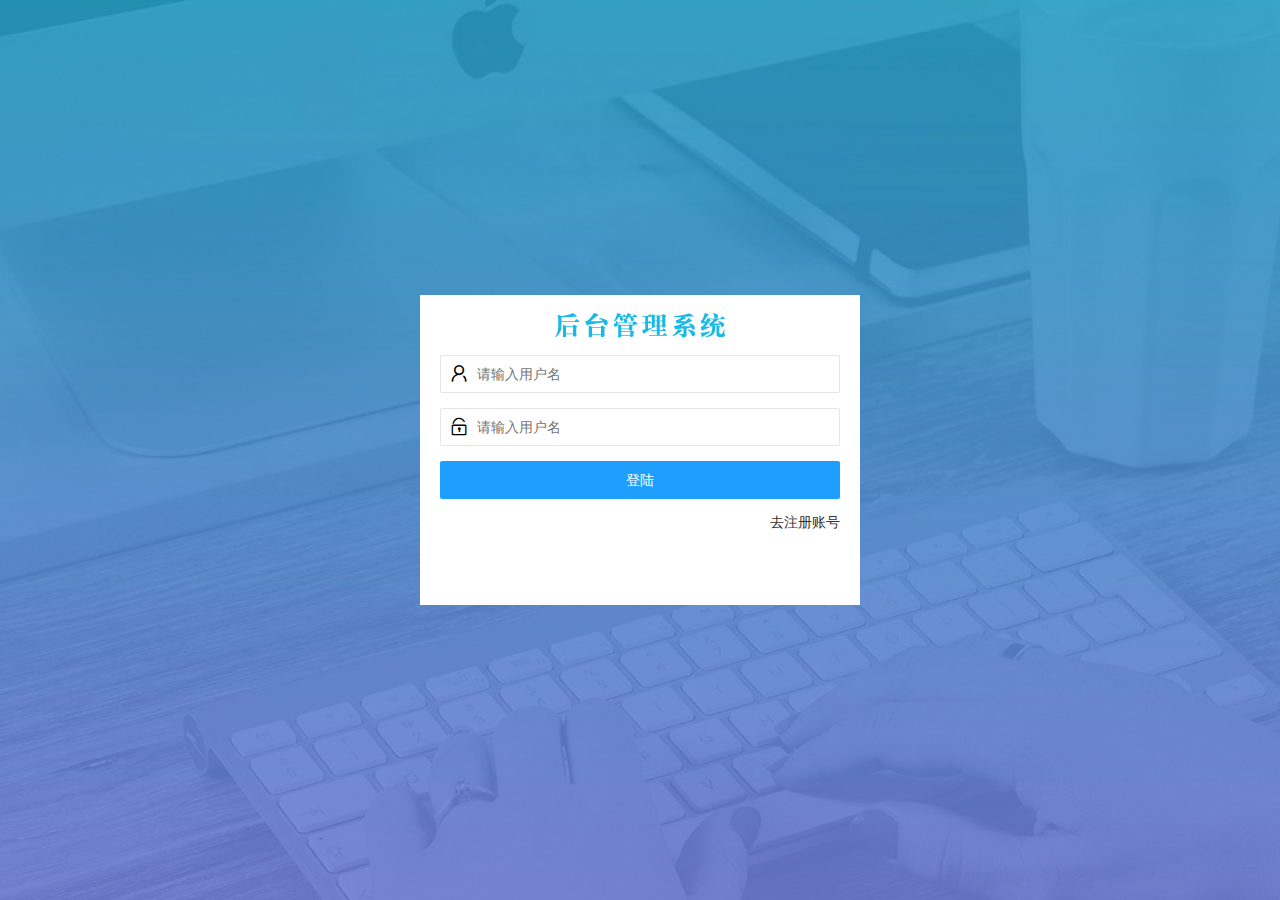
<file: login.html>
<!DOCTYPE html>
<html lang="en">

<head>
    <meta charset="UTF-8">
    <meta name="viewport" content="width=device-width, initial-scale=1.0">
    <title>大事件</title>
    <link rel="stylesheet" href="./assets/lib/layui/css/layui.css">
    <link rel="stylesheet" href="./assets/css/login.css">

    <script src="assets/lib/jquery.js"></script>
    <script src="./assets/lib/layui/layui.all.js"></script>
    <script src="/assets/js/baseApi.js"></script>
    <script src="./assets/js/login.js"></script>
</head>

<body>
    <!-- 登陆注册框 -->
    <div class="loginReg-box">
        <!-- 标题图片 -->
        <div class="title-box"></div>

        <!-- 登录框 -->
        <div class="login-box">
            <!-- 表单 -->
            <form class="layui-form" id="form_login">
                <!-- 用户名 -->
                <div class="layui-form-item layui-btn-fluid">
                    <i class="layui-icon layui-icon-username"></i>
                    <input type="text" name="username" required lay-verify="required" placeholder="请输入用户名"
                        autocomplete="off" class="layui-input">
                </div>
                <!-- 密码框 -->
                <div class="layui-form-item layui-btn-fluid">
                    <i class="layui-icon layui-icon-password"></i>
                    <input type="password" name="password" required lay-verify="required|pwd" placeholder="请输入用户名"
                        autocomplete="off" class="layui-input">
                </div>
                <!-- 登陆按钮 -->
                <div class="layui-form-item ">
                    <button class="layui-btn layui-btn-normal layui-btn-fluid" lay-submit
                        lay-filter="formDemo">登陆</button>
                </div>
            </form>
            <!-- 注册链接 -->
            <a href="javascript:;" id="link_reg">去注册账号</a>
        </div>

        <!-- 注册框 -->
        <div class="reg-box">
            <!-- 表单 -->
            <form class="layui-form" id="form_reg">
                <!-- 用户名 -->
                <div class="layui-form-item layui-btn-fluid">
                    <i class="layui-icon layui-icon-username"></i>
                    <input type="text" name="username" required lay-verify="required" placeholder="请输入用户名"
                        autocomplete="off" class="layui-input">
                </div>
                <!-- 密码框 -->
                <div class="layui-form-item layui-btn-fluid">
                    <i class="layui-icon layui-icon-password"></i>
                    <input type="password" name="password" required lay-verify="required|pwd" placeholder="请输入密码"
                        autocomplete="off" class="layui-input">
                </div>
                <!-- 再次确认密码 -->
                <div class="layui-form-item layui-btn-fluid">
                    <i class="layui-icon layui-icon-password"></i>
                    <input type="password" name="repassword" required lay-verify="required|pwd|repwd"
                        placeholder="请再一次输入密码" autocomplete="off" class="layui-input">
                </div>
                <!--注册按钮 -->
                <div class="layui-form-item ">
                    <button class="layui-btn layui-btn-normal layui-btn-fluid" lay-submit
                        lay-filter="formDemo">注册</button>
                </div>
            </form>
            <a href="javascript:;" id="link_login">去登陆</a>
        </div>

    </div>
</body>

</html>
</file>
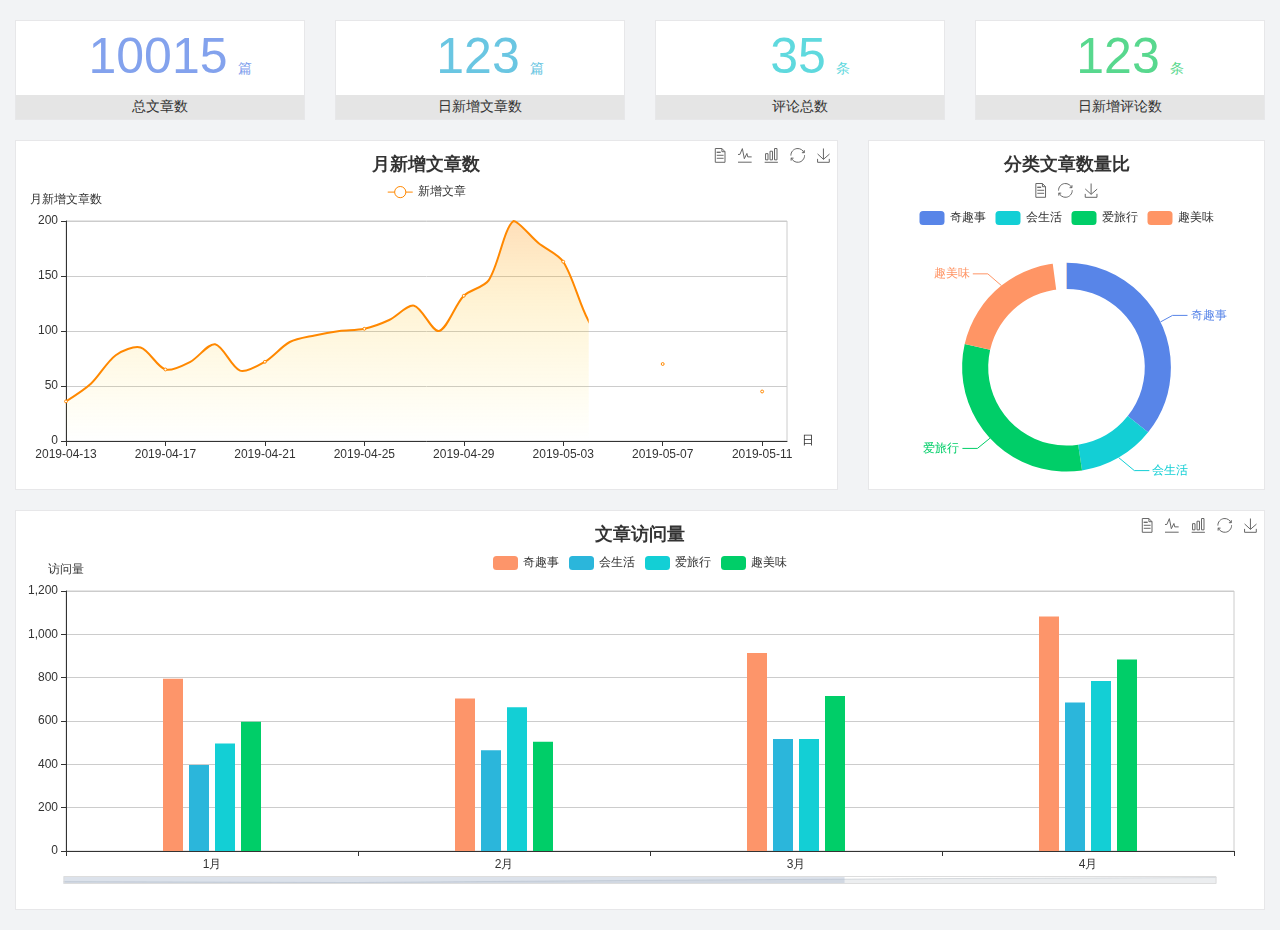
<file: home/dashboard.html>
<!DOCTYPE html>
<html lang="en">

<head>
  <meta charset="UTF-8">
  <meta name="viewport" content="width=device-width, initial-scale=1.0">
  <meta http-equiv="X-UA-Compatible" content="ie=edge">
  <title>图表统计</title>
  <link rel="stylesheet" href="../../assets/lib/bootstrap.css" />
  <link rel="stylesheet" href="../../assets/lib/main.css" />
  <script src="../../assets/lib/jquery.js"></script>
  <script type="text/javascript" src="../../assets/lib/echarts.min.js"></script>
</head>

<body>
  <div class="container-fluid">
    <div class="row spannel_list">
      <div class="col-sm-3 col-xs-6">
        <div class="spannel">
          <em>10015</em><span>篇</span>
          <b>总文章数</b>
        </div>
      </div>
      <div class="col-sm-3 col-xs-6">
        <div class="spannel scolor01">
          <em>123</em><span>篇</span>
          <b>日新增文章数</b>
        </div>
      </div>
      <div class="col-sm-3 col-xs-6">
        <div class="spannel scolor02">
          <em>35</em><span>条</span>
          <b>评论总数</b>
        </div>
      </div>
      <div class="col-sm-3 col-xs-6">
        <div class="spannel scolor03">
          <em>123</em><span>条</span>
          <b>日新增评论数</b>
        </div>
      </div>
    </div>
  </div>

  <div class="container-fluid">
    <div class="row curve-pie">
      <div class="col-lg-8 col-md-8">
        <div class="gragh_pannel" id="curve_show"></div>
      </div>
      <div class="col-lg-4 col-md-4">
        <div class="gragh_pannel" id="pie_show"></div>
      </div>
    </div>
  </div>

  <div class="container-fluid">
    <div class="column_pannel" id="column_show"></div>
  </div>

  <script>
    var oChart = echarts.init(document.getElementById('curve_show'));
    var aList_all = [
      { 'count': 36, 'date': '2019-04-13' },
      { 'count': 52, 'date': '2019-04-14' },
      { 'count': 78, 'date': '2019-04-15' },
      { 'count': 85, 'date': '2019-04-16' },
      { 'count': 65, 'date': '2019-04-17' },
      { 'count': 72, 'date': '2019-04-18' },
      { 'count': 88, 'date': '2019-04-19' },
      { 'count': 64, 'date': '2019-04-20' },
      { 'count': 72, 'date': '2019-04-21' },
      { 'count': 90, 'date': '2019-04-22' },
      { 'count': 96, 'date': '2019-04-23' },
      { 'count': 100, 'date': '2019-04-24' },
      { 'count': 102, 'date': '2019-04-25' },
      { 'count': 110, 'date': '2019-04-26' },
      { 'count': 123, 'date': '2019-04-27' },
      { 'count': 100, 'date': '2019-04-28' },
      { 'count': 132, 'date': '2019-04-29' },
      { 'count': 146, 'date': '2019-04-30' },
      { 'count': 200, 'date': '2019-05-01' },
      { 'count': 180, 'date': '2019-05-02' },
      { 'count': 163, 'date': '2019-05-03' },
      { 'count': 110, 'date': '2019-05-04' },
      { 'count': 80, 'date': '2019-05-05' },
      { 'count': 82, 'date': '2019-05-06' },
      { 'count': 70, 'date': '2019-05-07' },
      { 'count': 65, 'date': '2019-05-08' },
      { 'count': 54, 'date': '2019-05-09' },
      { 'count': 40, 'date': '2019-05-10' },
      { 'count': 45, 'date': '2019-05-11' },
      { 'count': 38, 'date': '2019-05-12' },
    ];

    let aCount = [];
    let aDate = [];

    for (var i = 0; i < aList_all.length; i++) {
      aCount.push(aList_all[i].count);
      aDate.push(aList_all[i].date);
    }

    var chartopt = {
      title: {
        text: '月新增文章数',
        left: 'center',
        top: '10'
      },
      tooltip: {
        trigger: 'axis'
      },
      legend: {
        data: ['新增文章'],
        top: '40'
      },
      toolbox: {
        show: true,
        feature: {
          mark: { show: true },
          dataView: { show: true, readOnly: false },
          magicType: { show: true, type: ['line', 'bar'] },
          restore: { show: true },
          saveAsImage: { show: true }
        }
      },
      calculable: true,
      xAxis: [
        {
          name: '日',
          type: 'category',
          boundaryGap: false,
          data: aDate
        }
      ],
      yAxis: [
        {
          name: '月新增文章数',
          type: 'value'
        }
      ],
      series: [
        {
          name: '新增文章',
          type: 'line',
          smooth: true,
          itemStyle: { normal: { areaStyle: { type: 'default' }, color: '#f80' }, lineStyle: { color: '#f80' } },
          data: aCount
        }],
      areaStyle: {
        normal: {
          color: new echarts.graphic.LinearGradient(0, 0, 0, 1, [{
            offset: 0,
            color: 'rgba(255,136,0,0.39)'
          }, {
            offset: .34,
            color: 'rgba(255,180,0,0.25)'
          }, {
            offset: 1,
            color: 'rgba(255,222,0,0.00)'
          }])

        }
      },
      grid: {
        show: true,
        x: 50,
        x2: 50,
        y: 80,
        height: 220
      }
    };

    oChart.setOption(chartopt);


    var oPie = echarts.init(document.getElementById('pie_show'));
    var oPieopt =
    {
      title: {
        top: 10,
        text: '分类文章数量比',
        x: 'center'
      },
      tooltip: {
        trigger: 'item',
        formatter: "{a} <br/>{b} : {c} ({d}%)"
      },
      color: ['#5885e8', '#13cfd5', '#00ce68', '#ff9565'],
      legend: {
        x: 'center',
        top: 65,
        data: ['奇趣事', '会生活', '爱旅行', '趣美味']
      },
      toolbox: {
        show: true,
        x: 'center',
        top: 35,
        feature: {
          mark: { show: true },
          dataView: { show: true, readOnly: false },
          magicType: {
            show: true,
            type: ['pie', 'funnel'],
            option: {
              funnel: {
                x: '25%',
                width: '50%',
                funnelAlign: 'left',
                max: 1548
              }
            }
          },
          restore: { show: true },
          saveAsImage: { show: true }
        }
      },
      calculable: true,
      series: [
        {
          name: '访问来源',
          type: 'pie',
          radius: ['45%', '60%'],
          center: ['50%', '65%'],
          data: [
            { value: 300, name: '奇趣事' },
            { value: 100, name: '会生活' },
            { value: 260, name: '爱旅行' },
            { value: 180, name: '趣美味' }
          ]
        }
      ]
    };
    oPie.setOption(oPieopt);



    var oColumn = this.echarts.init(document.getElementById('column_show'));
    var oColumnopt =
    {
      title: {
        text: '文章访问量',
        left: 'center',
        top: '10'
      },
      tooltip: {
        trigger: 'axis'
      },
      legend: {
        data: ['奇趣事', '会生活', '爱旅行', '趣美味'],
        top: '40'
      },
      toolbox: {
        show: true,
        feature: {
          mark: { show: true },
          dataView: { show: true, readOnly: false },
          magicType: { show: true, type: ['line', 'bar'] },
          restore: { show: true },
          saveAsImage: { show: true }
        }
      },
      calculable: true,
      xAxis: [
        {
          type: 'category',
          data: ['1月', '2月', '3月', '4月', '5月']
        }
      ],
      yAxis: [
        {
          name: '访问量',
          type: 'value'
        }
      ],
      series: [
        {
          name: '奇趣事',
          type: 'bar',
          barWidth: 20,
          itemStyle: {
            normal: { areaStyle: { type: 'default' }, color: '#fd956a' }
          },
          data: [800, 708, 920, 1090, 1200]
        },
        {
          name: '会生活',
          type: 'bar',
          barWidth: 20,
          itemStyle: {
            normal: { areaStyle: { type: 'default' }, color: '#2bb6db' }
          },
          data: [400, 468, 520, 690, 800]
        },
        {
          name: '爱旅行',
          type: 'bar',
          barWidth: 20,
          itemStyle: {
            normal: { areaStyle: { type: 'default' }, color: '#13cfd5' }
          },
          data: [500, 668, 520, 790, 900]
        },
        {
          name: '趣美味',
          type: 'bar',
          barWidth: 20,
          itemStyle: {
            normal: { areaStyle: { type: 'default' }, color: '#00ce68' }
          },
          data: [600, 508, 720, 890, 1000]
        }
      ],
      grid: {
        show: true,
        x: 50,
        x2: 30,
        y: 80,
        height: 260
      },
      dataZoom: [//给x轴设置滚动条
        {
          start: 0,//默认为0
          end: 100 - 1000 / 31,//默认为100
          type: 'slider',
          show: true,
          xAxisIndex: [0],
          handleSize: 0,//滑动条的 左右2个滑动条的大小
          height: 8,//组件高度
          left: 45, //左边的距离
          right: 50,//右边的距离
          bottom: 26,//右边的距离
          handleColor: '#ddd',//h滑动图标的颜色
          handleStyle: {
            borderColor: "#cacaca",
            borderWidth: "1",
            shadowBlur: 2,
            background: "#ddd",
            shadowColor: "#ddd",
          }
        }]
    };
    oColumn.setOption(oColumnopt);
  </script>
</body>

</html>
</file>
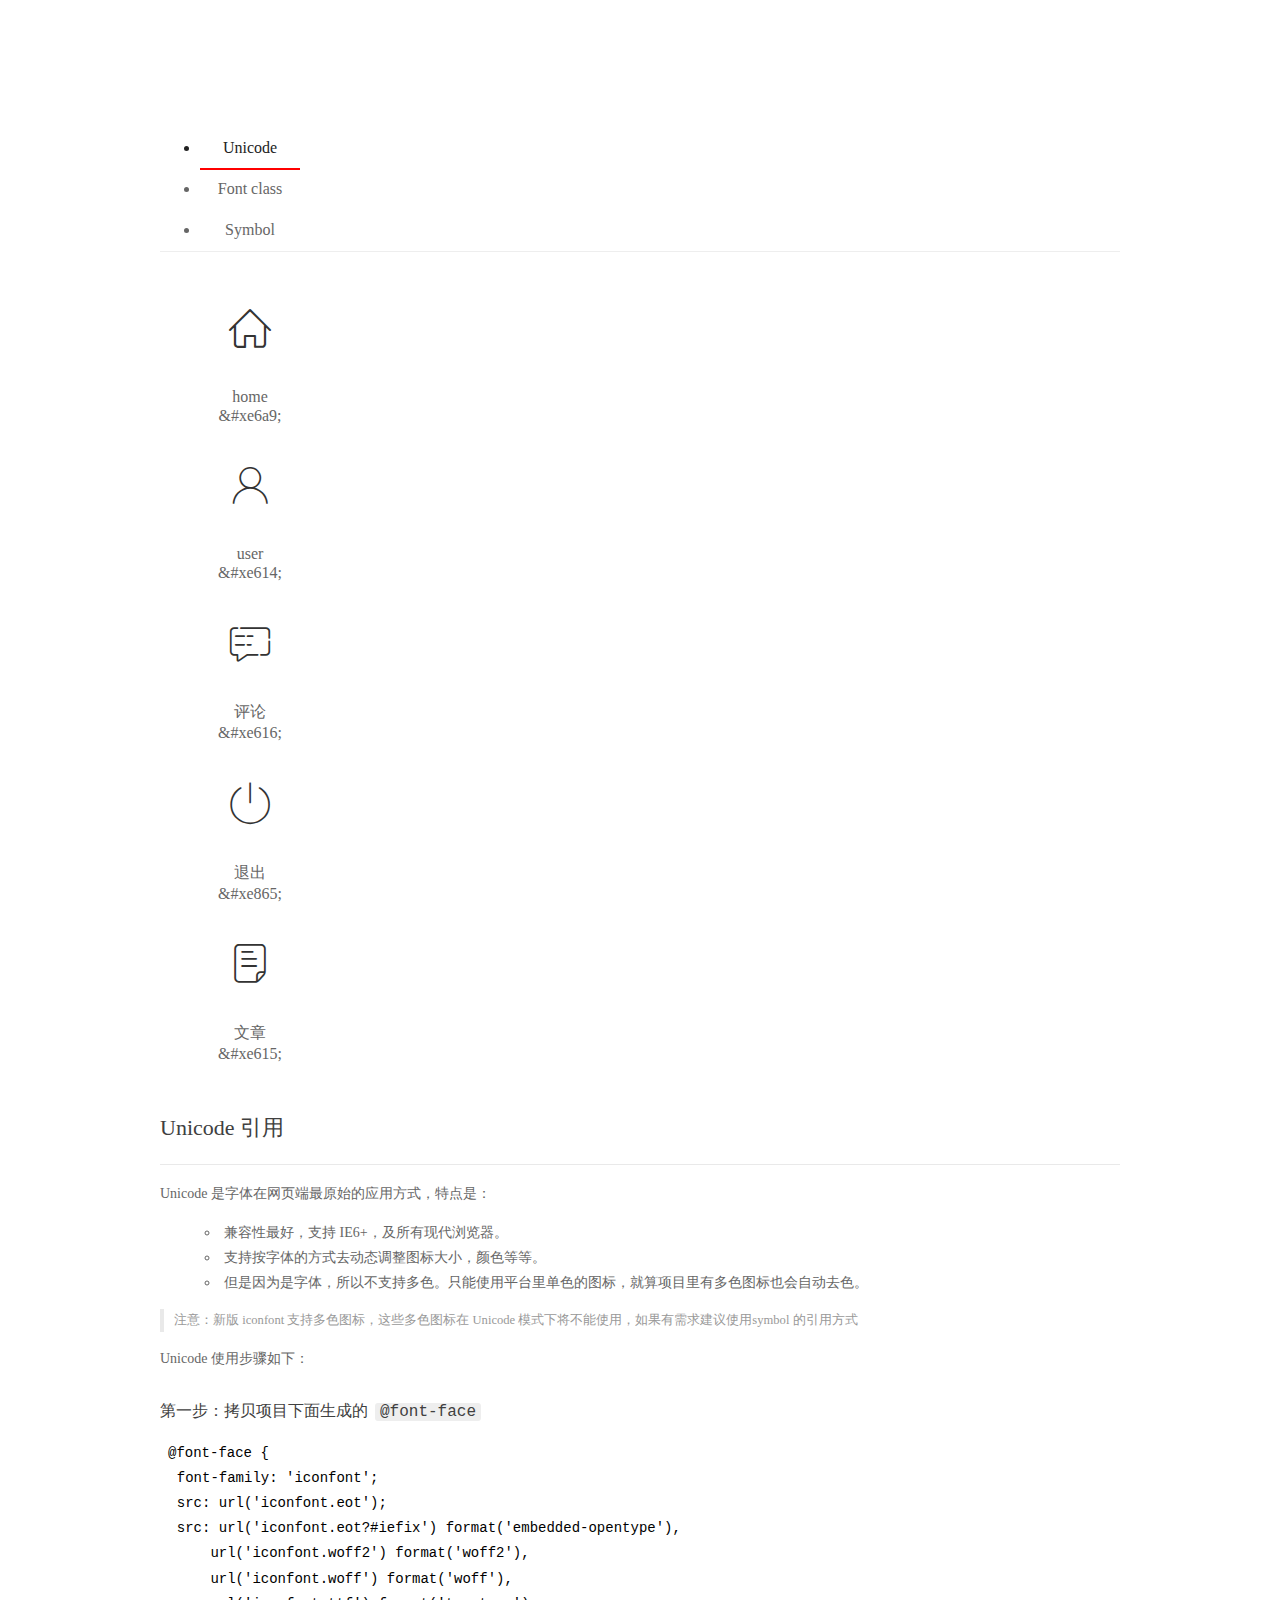
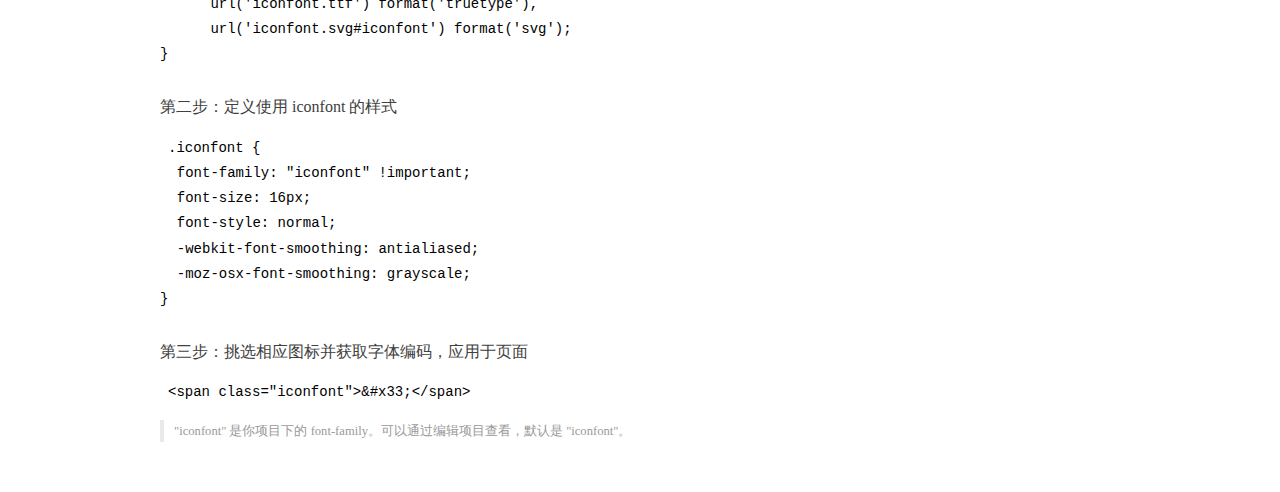
<file: assets/fonts/demo_index.html>
<!DOCTYPE html>
<html>
<head>
  <meta charset="utf-8"/>
  <title>IconFont Demo</title>
  <link rel="shortcut icon" href="https://gtms04.alicdn.com/tps/i4/TB1_oz6GVXXXXaFXpXXJDFnIXXX-64-64.ico" type="image/x-icon"/>
  <link rel="stylesheet" href="https://g.alicdn.com/thx/cube/1.3.2/cube.min.css">
  <link rel="stylesheet" href="demo.css">
  <link rel="stylesheet" href="iconfont.css">
  <script src="iconfont.js"></script>
  <!-- jQuery -->
  <script src="https://a1.alicdn.com/oss/uploads/2018/12/26/7bfddb60-08e8-11e9-9b04-53e73bb6408b.js"></script>
  <!-- 代码高亮 -->
  <script src="https://a1.alicdn.com/oss/uploads/2018/12/26/a3f714d0-08e6-11e9-8a15-ebf944d7534c.js"></script>
</head>
<body>
  <div class="main">
    <h1 class="logo"><a href="https://www.iconfont.cn/" title="iconfont 首页" target="_blank">&#xe86b;</a></h1>
    <div class="nav-tabs">
      <ul id="tabs" class="dib-box">
        <li class="dib active"><span>Unicode</span></li>
        <li class="dib"><span>Font class</span></li>
        <li class="dib"><span>Symbol</span></li>
      </ul>
      
    </div>
    <div class="tab-container">
      <div class="content unicode" style="display: block;">
          <ul class="icon_lists dib-box">
          
            <li class="dib">
              <span class="icon iconfont">&#xe6a9;</span>
                <div class="name">home</div>
                <div class="code-name">&amp;#xe6a9;</div>
              </li>
          
            <li class="dib">
              <span class="icon iconfont">&#xe614;</span>
                <div class="name">user</div>
                <div class="code-name">&amp;#xe614;</div>
              </li>
          
            <li class="dib">
              <span class="icon iconfont">&#xe616;</span>
                <div class="name">评论</div>
                <div class="code-name">&amp;#xe616;</div>
              </li>
          
            <li class="dib">
              <span class="icon iconfont">&#xe865;</span>
                <div class="name">退出</div>
                <div class="code-name">&amp;#xe865;</div>
              </li>
          
            <li class="dib">
              <span class="icon iconfont">&#xe615;</span>
                <div class="name">文章</div>
                <div class="code-name">&amp;#xe615;</div>
              </li>
          
          </ul>
          <div class="article markdown">
          <h2 id="unicode-">Unicode 引用</h2>
          <hr>

          <p>Unicode 是字体在网页端最原始的应用方式，特点是：</p>
          <ul>
            <li>兼容性最好，支持 IE6+，及所有现代浏览器。</li>
            <li>支持按字体的方式去动态调整图标大小，颜色等等。</li>
            <li>但是因为是字体，所以不支持多色。只能使用平台里单色的图标，就算项目里有多色图标也会自动去色。</li>
          </ul>
          <blockquote>
            <p>注意：新版 iconfont 支持多色图标，这些多色图标在 Unicode 模式下将不能使用，如果有需求建议使用symbol 的引用方式</p>
          </blockquote>
          <p>Unicode 使用步骤如下：</p>
          <h3 id="-font-face">第一步：拷贝项目下面生成的 <code>@font-face</code></h3>
<pre><code class="language-css"
>@font-face {
  font-family: 'iconfont';
  src: url('iconfont.eot');
  src: url('iconfont.eot?#iefix') format('embedded-opentype'),
      url('iconfont.woff2') format('woff2'),
      url('iconfont.woff') format('woff'),
      url('iconfont.ttf') format('truetype'),
      url('iconfont.svg#iconfont') format('svg');
}
</code></pre>
          <h3 id="-iconfont-">第二步：定义使用 iconfont 的样式</h3>
<pre><code class="language-css"
>.iconfont {
  font-family: "iconfont" !important;
  font-size: 16px;
  font-style: normal;
  -webkit-font-smoothing: antialiased;
  -moz-osx-font-smoothing: grayscale;
}
</code></pre>
          <h3 id="-">第三步：挑选相应图标并获取字体编码，应用于页面</h3>
<pre>
<code class="language-html"
>&lt;span class="iconfont"&gt;&amp;#x33;&lt;/span&gt;
</code></pre>
          <blockquote>
            <p>"iconfont" 是你项目下的 font-family。可以通过编辑项目查看，默认是 "iconfont"。</p>
          </blockquote>
          </div>
      </div>
      <div class="content font-class">
        <ul class="icon_lists dib-box">
          
          <li class="dib">
            <span class="icon iconfont icon-home"></span>
            <div class="name">
              home
            </div>
            <div class="code-name">.icon-home
            </div>
          </li>
          
          <li class="dib">
            <span class="icon iconfont icon-user"></span>
            <div class="name">
              user
            </div>
            <div class="code-name">.icon-user
            </div>
          </li>
          
          <li class="dib">
            <span class="icon iconfont icon-pinglun"></span>
            <div class="name">
              评论
            </div>
            <div class="code-name">.icon-pinglun
            </div>
          </li>
          
          <li class="dib">
            <span class="icon iconfont icon-tuichu"></span>
            <div class="name">
              退出
            </div>
            <div class="code-name">.icon-tuichu
            </div>
          </li>
          
          <li class="dib">
            <span class="icon iconfont icon-16"></span>
            <div class="name">
              文章
            </div>
            <div class="code-name">.icon-16
            </div>
          </li>
          
        </ul>
        <div class="article markdown">
        <h2 id="font-class-">font-class 引用</h2>
        <hr>

        <p>font-class 是 Unicode 使用方式的一种变种，主要是解决 Unicode 书写不直观，语意不明确的问题。</p>
        <p>与 Unicode 使用方式相比，具有如下特点：</p>
        <ul>
          <li>兼容性良好，支持 IE8+，及所有现代浏览器。</li>
          <li>相比于 Unicode 语意明确，书写更直观。可以很容易分辨这个 icon 是什么。</li>
          <li>因为使用 class 来定义图标，所以当要替换图标时，只需要修改 class 里面的 Unicode 引用。</li>
          <li>不过因为本质上还是使用的字体，所以多色图标还是不支持的。</li>
        </ul>
        <p>使用步骤如下：</p>
        <h3 id="-fontclass-">第一步：引入项目下面生成的 fontclass 代码：</h3>
<pre><code class="language-html">&lt;link rel="stylesheet" href="./iconfont.css"&gt;
</code></pre>
        <h3 id="-">第二步：挑选相应图标并获取类名，应用于页面：</h3>
<pre><code class="language-html">&lt;span class="iconfont icon-xxx"&gt;&lt;/span&gt;
</code></pre>
        <blockquote>
          <p>"
            iconfont" 是你项目下的 font-family。可以通过编辑项目查看，默认是 "iconfont"。</p>
        </blockquote>
      </div>
      </div>
      <div class="content symbol">
          <ul class="icon_lists dib-box">
          
            <li class="dib">
                <svg class="icon svg-icon" aria-hidden="true">
                  <use xlink:href="#icon-home"></use>
                </svg>
                <div class="name">home</div>
                <div class="code-name">#icon-home</div>
            </li>
          
            <li class="dib">
                <svg class="icon svg-icon" aria-hidden="true">
                  <use xlink:href="#icon-user"></use>
                </svg>
                <div class="name">user</div>
                <div class="code-name">#icon-user</div>
            </li>
          
            <li class="dib">
                <svg class="icon svg-icon" aria-hidden="true">
                  <use xlink:href="#icon-pinglun"></use>
                </svg>
                <div class="name">评论</div>
                <div class="code-name">#icon-pinglun</div>
            </li>
          
            <li class="dib">
                <svg class="icon svg-icon" aria-hidden="true">
                  <use xlink:href="#icon-tuichu"></use>
                </svg>
                <div class="name">退出</div>
                <div class="code-name">#icon-tuichu</div>
            </li>
          
            <li class="dib">
                <svg class="icon svg-icon" aria-hidden="true">
                  <use xlink:href="#icon-16"></use>
                </svg>
                <div class="name">文章</div>
                <div class="code-name">#icon-16</div>
            </li>
          
          </ul>
          <div class="article markdown">
          <h2 id="symbol-">Symbol 引用</h2>
          <hr>

          <p>这是一种全新的使用方式，应该说这才是未来的主流，也是平台目前推荐的用法。相关介绍可以参考这篇<a href="">文章</a>
            这种用法其实是做了一个 SVG 的集合，与另外两种相比具有如下特点：</p>
          <ul>
            <li>支持多色图标了，不再受单色限制。</li>
            <li>通过一些技巧，支持像字体那样，通过 <code>font-size</code>, <code>color</code> 来调整样式。</li>
            <li>兼容性较差，支持 IE9+，及现代浏览器。</li>
            <li>浏览器渲染 SVG 的性能一般，还不如 png。</li>
          </ul>
          <p>使用步骤如下：</p>
          <h3 id="-symbol-">第一步：引入项目下面生成的 symbol 代码：</h3>
<pre><code class="language-html">&lt;script src="./iconfont.js"&gt;&lt;/script&gt;
</code></pre>
          <h3 id="-css-">第二步：加入通用 CSS 代码（引入一次就行）：</h3>
<pre><code class="language-html">&lt;style&gt;
.icon {
  width: 1em;
  height: 1em;
  vertical-align: -0.15em;
  fill: currentColor;
  overflow: hidden;
}
&lt;/style&gt;
</code></pre>
          <h3 id="-">第三步：挑选相应图标并获取类名，应用于页面：</h3>
<pre><code class="language-html">&lt;svg class="icon" aria-hidden="true"&gt;
  &lt;use xlink:href="#icon-xxx"&gt;&lt;/use&gt;
&lt;/svg&gt;
</code></pre>
          </div>
      </div>

    </div>
  </div>
  <script>
  $(document).ready(function () {
      $('.tab-container .content:first').show()

      $('#tabs li').click(function (e) {
        var tabContent = $('.tab-container .content')
        var index = $(this).index()

        if ($(this).hasClass('active')) {
          return
        } else {
          $('#tabs li').removeClass('active')
          $(this).addClass('active')

          tabContent.hide().eq(index).fadeIn()
        }
      })
    })
  </script>
</body>
</html>
</file>
<file: assets/lib/layui/css/layui.css>
/** layui-v2.5.5 MIT License By https://www.layui.com */
 .layui-inline,img{display:inline-block;vertical-align:middle}h1,h2,h3,h4,h5,h6{font-weight:400}.layui-edge,.layui-header,.layui-inline,.layui-main{position:relative}.layui-body,.layui-edge,.layui-elip{overflow:hidden}.layui-btn,.layui-edge,.layui-inline,img{vertical-align:middle}.layui-btn,.layui-disabled,.layui-icon,.layui-unselect{-moz-user-select:none;-webkit-user-select:none;-ms-user-select:none}.layui-elip,.layui-form-checkbox span,.layui-form-pane .layui-form-label{text-overflow:ellipsis;white-space:nowrap}.layui-breadcrumb,.layui-tree-btnGroup{visibility:hidden}blockquote,body,button,dd,div,dl,dt,form,h1,h2,h3,h4,h5,h6,input,li,ol,p,pre,td,textarea,th,ul{margin:0;padding:0;-webkit-tap-highlight-color:rgba(0,0,0,0)}a:active,a:hover{outline:0}img{border:none}li{list-style:none}table{border-collapse:collapse;border-spacing:0}h4,h5,h6{font-size:100%}button,input,optgroup,option,select,textarea{font-family:inherit;font-size:inherit;font-style:inherit;font-weight:inherit;outline:0}pre{white-space:pre-wrap;white-space:-moz-pre-wrap;white-space:-pre-wrap;white-space:-o-pre-wrap;word-wrap:break-word}body{line-height:24px;font:14px Helvetica Neue,Helvetica,PingFang SC,Tahoma,Arial,sans-serif}hr{height:1px;margin:10px 0;border:0;clear:both}a{color:#333;text-decoration:none}a:hover{color:#777}a cite{font-style:normal;*cursor:pointer}.layui-border-box,.layui-border-box *{box-sizing:border-box}.layui-box,.layui-box *{box-sizing:content-box}.layui-clear{clear:both;*zoom:1}.layui-clear:after{content:'\20';clear:both;*zoom:1;display:block;height:0}.layui-inline{*display:inline;*zoom:1}.layui-edge{display:inline-block;width:0;height:0;border-width:6px;border-style:dashed;border-color:transparent}.layui-edge-top{top:-4px;border-bottom-color:#999;border-bottom-style:solid}.layui-edge-right{border-left-color:#999;border-left-style:solid}.layui-edge-bottom{top:2px;border-top-color:#999;border-top-style:solid}.layui-edge-left{border-right-color:#999;border-right-style:solid}.layui-disabled,.layui-disabled:hover{color:#d2d2d2!important;cursor:not-allowed!important}.layui-circle{border-radius:100%}.layui-show{display:block!important}.layui-hide{display:none!important}@font-face{font-family:layui-icon;src:url(../font/iconfont.eot?v=250);src:url(../font/iconfont.eot?v=250#iefix) format('embedded-opentype'),url(../font/iconfont.woff2?v=250) format('woff2'),url(../font/iconfont.woff?v=250) format('woff'),url(../font/iconfont.ttf?v=250) format('truetype'),url(../font/iconfont.svg?v=250#layui-icon) format('svg')}.layui-icon{font-family:layui-icon!important;font-size:16px;font-style:normal;-webkit-font-smoothing:antialiased;-moz-osx-font-smoothing:grayscale}.layui-icon-reply-fill:before{content:"\e611"}.layui-icon-set-fill:before{content:"\e614"}.layui-icon-menu-fill:before{content:"\e60f"}.layui-icon-search:before{content:"\e615"}.layui-icon-share:before{content:"\e641"}.layui-icon-set-sm:before{content:"\e620"}.layui-icon-engine:before{content:"\e628"}.layui-icon-close:before{content:"\1006"}.layui-icon-close-fill:before{content:"\1007"}.layui-icon-chart-screen:before{content:"\e629"}.layui-icon-star:before{content:"\e600"}.layui-icon-circle-dot:before{content:"\e617"}.layui-icon-chat:before{content:"\e606"}.layui-icon-release:before{content:"\e609"}.layui-icon-list:before{content:"\e60a"}.layui-icon-chart:before{content:"\e62c"}.layui-icon-ok-circle:before{content:"\1005"}.layui-icon-layim-theme:before{content:"\e61b"}.layui-icon-table:before{content:"\e62d"}.layui-icon-right:before{content:"\e602"}.layui-icon-left:before{content:"\e603"}.layui-icon-cart-simple:before{content:"\e698"}.layui-icon-face-cry:before{content:"\e69c"}.layui-icon-face-smile:before{content:"\e6af"}.layui-icon-survey:before{content:"\e6b2"}.layui-icon-tree:before{content:"\e62e"}.layui-icon-upload-circle:before{content:"\e62f"}.layui-icon-add-circle:before{content:"\e61f"}.layui-icon-download-circle:before{content:"\e601"}.layui-icon-templeate-1:before{content:"\e630"}.layui-icon-util:before{content:"\e631"}.layui-icon-face-surprised:before{content:"\e664"}.layui-icon-edit:before{content:"\e642"}.layui-icon-speaker:before{content:"\e645"}.layui-icon-down:before{content:"\e61a"}.layui-icon-file:before{content:"\e621"}.layui-icon-layouts:before{content:"\e632"}.layui-icon-rate-half:before{content:"\e6c9"}.layui-icon-add-circle-fine:before{content:"\e608"}.layui-icon-prev-circle:before{content:"\e633"}.layui-icon-read:before{content:"\e705"}.layui-icon-404:before{content:"\e61c"}.layui-icon-carousel:before{content:"\e634"}.layui-icon-help:before{content:"\e607"}.layui-icon-code-circle:before{content:"\e635"}.layui-icon-water:before{content:"\e636"}.layui-icon-username:before{content:"\e66f"}.layui-icon-find-fill:before{content:"\e670"}.layui-icon-about:before{content:"\e60b"}.layui-icon-location:before{content:"\e715"}.layui-icon-up:before{content:"\e619"}.layui-icon-pause:before{content:"\e651"}.layui-icon-date:before{content:"\e637"}.layui-icon-layim-uploadfile:before{content:"\e61d"}.layui-icon-delete:before{content:"\e640"}.layui-icon-play:before{content:"\e652"}.layui-icon-top:before{content:"\e604"}.layui-icon-friends:before{content:"\e612"}.layui-icon-refresh-3:before{content:"\e9aa"}.layui-icon-ok:before{content:"\e605"}.layui-icon-layer:before{content:"\e638"}.layui-icon-face-smile-fine:before{content:"\e60c"}.layui-icon-dollar:before{content:"\e659"}.layui-icon-group:before{content:"\e613"}.layui-icon-layim-download:before{content:"\e61e"}.layui-icon-picture-fine:before{content:"\e60d"}.layui-icon-link:before{content:"\e64c"}.layui-icon-diamond:before{content:"\e735"}.layui-icon-log:before{content:"\e60e"}.layui-icon-rate-solid:before{content:"\e67a"}.layui-icon-fonts-del:before{content:"\e64f"}.layui-icon-unlink:before{content:"\e64d"}.layui-icon-fonts-clear:before{content:"\e639"}.layui-icon-triangle-r:before{content:"\e623"}.layui-icon-circle:before{content:"\e63f"}.layui-icon-radio:before{content:"\e643"}.layui-icon-align-center:before{content:"\e647"}.layui-icon-align-right:before{content:"\e648"}.layui-icon-align-left:before{content:"\e649"}.layui-icon-loading-1:before{content:"\e63e"}.layui-icon-return:before{content:"\e65c"}.layui-icon-fonts-strong:before{content:"\e62b"}.layui-icon-upload:before{content:"\e67c"}.layui-icon-dialogue:before{content:"\e63a"}.layui-icon-video:before{content:"\e6ed"}.layui-icon-headset:before{content:"\e6fc"}.layui-icon-cellphone-fine:before{content:"\e63b"}.layui-icon-add-1:before{content:"\e654"}.layui-icon-face-smile-b:before{content:"\e650"}.layui-icon-fonts-html:before{content:"\e64b"}.layui-icon-form:before{content:"\e63c"}.layui-icon-cart:before{content:"\e657"}.layui-icon-camera-fill:before{content:"\e65d"}.layui-icon-tabs:before{content:"\e62a"}.layui-icon-fonts-code:before{content:"\e64e"}.layui-icon-fire:before{content:"\e756"}.layui-icon-set:before{content:"\e716"}.layui-icon-fonts-u:before{content:"\e646"}.layui-icon-triangle-d:before{content:"\e625"}.layui-icon-tips:before{content:"\e702"}.layui-icon-picture:before{content:"\e64a"}.layui-icon-more-vertical:before{content:"\e671"}.layui-icon-flag:before{content:"\e66c"}.layui-icon-loading:before{content:"\e63d"}.layui-icon-fonts-i:before{content:"\e644"}.layui-icon-refresh-1:before{content:"\e666"}.layui-icon-rmb:before{content:"\e65e"}.layui-icon-home:before{content:"\e68e"}.layui-icon-user:before{content:"\e770"}.layui-icon-notice:before{content:"\e667"}.layui-icon-login-weibo:before{content:"\e675"}.layui-icon-voice:before{content:"\e688"}.layui-icon-upload-drag:before{content:"\e681"}.layui-icon-login-qq:before{content:"\e676"}.layui-icon-snowflake:before{content:"\e6b1"}.layui-icon-file-b:before{content:"\e655"}.layui-icon-template:before{content:"\e663"}.layui-icon-auz:before{content:"\e672"}.layui-icon-console:before{content:"\e665"}.layui-icon-app:before{content:"\e653"}.layui-icon-prev:before{content:"\e65a"}.layui-icon-website:before{content:"\e7ae"}.layui-icon-next:before{content:"\e65b"}.layui-icon-component:before{content:"\e857"}.layui-icon-more:before{content:"\e65f"}.layui-icon-login-wechat:before{content:"\e677"}.layui-icon-shrink-right:before{content:"\e668"}.layui-icon-spread-left:before{content:"\e66b"}.layui-icon-camera:before{content:"\e660"}.layui-icon-note:before{content:"\e66e"}.layui-icon-refresh:before{content:"\e669"}.layui-icon-female:before{content:"\e661"}.layui-icon-male:before{content:"\e662"}.layui-icon-password:before{content:"\e673"}.layui-icon-senior:before{content:"\e674"}.layui-icon-theme:before{content:"\e66a"}.layui-icon-tread:before{content:"\e6c5"}.layui-icon-praise:before{content:"\e6c6"}.layui-icon-star-fill:before{content:"\e658"}.layui-icon-rate:before{content:"\e67b"}.layui-icon-template-1:before{content:"\e656"}.layui-icon-vercode:before{content:"\e679"}.layui-icon-cellphone:before{content:"\e678"}.layui-icon-screen-full:before{content:"\e622"}.layui-icon-screen-restore:before{content:"\e758"}.layui-icon-cols:before{content:"\e610"}.layui-icon-export:before{content:"\e67d"}.layui-icon-print:before{content:"\e66d"}.layui-icon-slider:before{content:"\e714"}.layui-icon-addition:before{content:"\e624"}.layui-icon-subtraction:before{content:"\e67e"}.layui-icon-service:before{content:"\e626"}.layui-icon-transfer:before{content:"\e691"}.layui-main{width:1140px;margin:0 auto}.layui-header{z-index:1000;height:60px}.layui-header a:hover{transition:all .5s;-webkit-transition:all .5s}.layui-side{position:fixed;left:0;top:0;bottom:0;z-index:999;width:200px;overflow-x:hidden}.layui-side-scroll{position:relative;width:220px;height:100%;overflow-x:hidden}.layui-body{position:absolute;left:200px;right:0;top:0;bottom:0;z-index:998;width:auto;overflow-y:auto;box-sizing:border-box}.layui-layout-body{overflow:hidden}.layui-layout-admin .layui-header{background-color:#23262E}.layui-layout-admin .layui-side{top:60px;width:200px;overflow-x:hidden}.layui-layout-admin .layui-body{position:fixed;top:60px;bottom:44px}.layui-layout-admin .layui-main{width:auto;margin:0 15px}.layui-layout-admin .layui-footer{position:fixed;left:200px;right:0;bottom:0;height:44px;line-height:44px;padding:0 15px;background-color:#eee}.layui-layout-admin .layui-logo{position:absolute;left:0;top:0;width:200px;height:100%;line-height:60px;text-align:center;color:#009688;font-size:16px}.layui-layout-admin .layui-header .layui-nav{background:0 0}.layui-layout-left{position:absolute!important;left:200px;top:0}.layui-layout-right{position:absolute!important;right:0;top:0}.layui-container{position:relative;margin:0 auto;padding:0 15px;box-sizing:border-box}.layui-fluid{position:relative;margin:0 auto;padding:0 15px}.layui-row:after,.layui-row:before{content:'';display:block;clear:both}.layui-col-lg1,.layui-col-lg10,.layui-col-lg11,.layui-col-lg12,.layui-col-lg2,.layui-col-lg3,.layui-col-lg4,.layui-col-lg5,.layui-col-lg6,.layui-col-lg7,.layui-col-lg8,.layui-col-lg9,.layui-col-md1,.layui-col-md10,.layui-col-md11,.layui-col-md12,.layui-col-md2,.layui-col-md3,.layui-col-md4,.layui-col-md5,.layui-col-md6,.layui-col-md7,.layui-col-md8,.layui-col-md9,.layui-col-sm1,.layui-col-sm10,.layui-col-sm11,.layui-col-sm12,.layui-col-sm2,.layui-col-sm3,.layui-col-sm4,.layui-col-sm5,.layui-col-sm6,.layui-col-sm7,.layui-col-sm8,.layui-col-sm9,.layui-col-xs1,.layui-col-xs10,.layui-col-xs11,.layui-col-xs12,.layui-col-xs2,.layui-col-xs3,.layui-col-xs4,.layui-col-xs5,.layui-col-xs6,.layui-col-xs7,.layui-col-xs8,.layui-col-xs9{position:relative;display:block;box-sizing:border-box}.layui-col-xs1,.layui-col-xs10,.layui-col-xs11,.layui-col-xs12,.layui-col-xs2,.layui-col-xs3,.layui-col-xs4,.layui-col-xs5,.layui-col-xs6,.layui-col-xs7,.layui-col-xs8,.layui-col-xs9{float:left}.layui-col-xs1{width:8.33333333%}.layui-col-xs2{width:16.66666667%}.layui-col-xs3{width:25%}.layui-col-xs4{width:33.33333333%}.layui-col-xs5{width:41.66666667%}.layui-col-xs6{width:50%}.layui-col-xs7{width:58.33333333%}.layui-col-xs8{width:66.66666667%}.layui-col-xs9{width:75%}.layui-col-xs10{width:83.33333333%}.layui-col-xs11{width:91.66666667%}.layui-col-xs12{width:100%}.layui-col-xs-offset1{margin-left:8.33333333%}.layui-col-xs-offset2{margin-left:16.66666667%}.layui-col-xs-offset3{margin-left:25%}.layui-col-xs-offset4{margin-left:33.33333333%}.layui-col-xs-offset5{margin-left:41.66666667%}.layui-col-xs-offset6{margin-left:50%}.layui-col-xs-offset7{margin-left:58.33333333%}.layui-col-xs-offset8{margin-left:66.66666667%}.layui-col-xs-offset9{margin-left:75%}.layui-col-xs-offset10{margin-left:83.33333333%}.layui-col-xs-offset11{margin-left:91.66666667%}.layui-col-xs-offset12{margin-left:100%}@media screen and (max-width:768px){.layui-hide-xs{display:none!important}.layui-show-xs-block{display:block!important}.layui-show-xs-inline{display:inline!important}.layui-show-xs-inline-block{display:inline-block!important}}@media screen and (min-width:768px){.layui-container{width:750px}.layui-hide-sm{display:none!important}.layui-show-sm-block{display:block!important}.layui-show-sm-inline{display:inline!important}.layui-show-sm-inline-block{display:inline-block!important}.layui-col-sm1,.layui-col-sm10,.layui-col-sm11,.layui-col-sm12,.layui-col-sm2,.layui-col-sm3,.layui-col-sm4,.layui-col-sm5,.layui-col-sm6,.layui-col-sm7,.layui-col-sm8,.layui-col-sm9{float:left}.layui-col-sm1{width:8.33333333%}.layui-col-sm2{width:16.66666667%}.layui-col-sm3{width:25%}.layui-col-sm4{width:33.33333333%}.layui-col-sm5{width:41.66666667%}.layui-col-sm6{width:50%}.layui-col-sm7{width:58.33333333%}.layui-col-sm8{width:66.66666667%}.layui-col-sm9{width:75%}.layui-col-sm10{width:83.33333333%}.layui-col-sm11{width:91.66666667%}.layui-col-sm12{width:100%}.layui-col-sm-offset1{margin-left:8.33333333%}.layui-col-sm-offset2{margin-left:16.66666667%}.layui-col-sm-offset3{margin-left:25%}.layui-col-sm-offset4{margin-left:33.33333333%}.layui-col-sm-offset5{margin-left:41.66666667%}.layui-col-sm-offset6{margin-left:50%}.layui-col-sm-offset7{margin-left:58.33333333%}.layui-col-sm-offset8{margin-left:66.66666667%}.layui-col-sm-offset9{margin-left:75%}.layui-col-sm-offset10{margin-left:83.33333333%}.layui-col-sm-offset11{margin-left:91.66666667%}.layui-col-sm-offset12{margin-left:100%}}@media screen and (min-width:992px){.layui-container{width:970px}.layui-hide-md{display:none!important}.layui-show-md-block{display:block!important}.layui-show-md-inline{display:inline!important}.layui-show-md-inline-block{display:inline-block!important}.layui-col-md1,.layui-col-md10,.layui-col-md11,.layui-col-md12,.layui-col-md2,.layui-col-md3,.layui-col-md4,.layui-col-md5,.layui-col-md6,.layui-col-md7,.layui-col-md8,.layui-col-md9{float:left}.layui-col-md1{width:8.33333333%}.layui-col-md2{width:16.66666667%}.layui-col-md3{width:25%}.layui-col-md4{width:33.33333333%}.layui-col-md5{width:41.66666667%}.layui-col-md6{width:50%}.layui-col-md7{width:58.33333333%}.layui-col-md8{width:66.66666667%}.layui-col-md9{width:75%}.layui-col-md10{width:83.33333333%}.layui-col-md11{width:91.66666667%}.layui-col-md12{width:100%}.layui-col-md-offset1{margin-left:8.33333333%}.layui-col-md-offset2{margin-left:16.66666667%}.layui-col-md-offset3{margin-left:25%}.layui-col-md-offset4{margin-left:33.33333333%}.layui-col-md-offset5{margin-left:41.66666667%}.layui-col-md-offset6{margin-left:50%}.layui-col-md-offset7{margin-left:58.33333333%}.layui-col-md-offset8{margin-left:66.66666667%}.layui-col-md-offset9{margin-left:75%}.layui-col-md-offset10{margin-left:83.33333333%}.layui-col-md-offset11{margin-left:91.66666667%}.layui-col-md-offset12{margin-left:100%}}@media screen and (min-width:1200px){.layui-container{width:1170px}.layui-hide-lg{display:none!important}.layui-show-lg-block{display:block!important}.layui-show-lg-inline{display:inline!important}.layui-show-lg-inline-block{display:inline-block!important}.layui-col-lg1,.layui-col-lg10,.layui-col-lg11,.layui-col-lg12,.layui-col-lg2,.layui-col-lg3,.layui-col-lg4,.layui-col-lg5,.layui-col-lg6,.layui-col-lg7,.layui-col-lg8,.layui-col-lg9{float:left}.layui-col-lg1{width:8.33333333%}.layui-col-lg2{width:16.66666667%}.layui-col-lg3{width:25%}.layui-col-lg4{width:33.33333333%}.layui-col-lg5{width:41.66666667%}.layui-col-lg6{width:50%}.layui-col-lg7{width:58.33333333%}.layui-col-lg8{width:66.66666667%}.layui-col-lg9{width:75%}.layui-col-lg10{width:83.33333333%}.layui-col-lg11{width:91.66666667%}.layui-col-lg12{width:100%}.layui-col-lg-offset1{margin-left:8.33333333%}.layui-col-lg-offset2{margin-left:16.66666667%}.layui-col-lg-offset3{margin-left:25%}.layui-col-lg-offset4{margin-left:33.33333333%}.layui-col-lg-offset5{margin-left:41.66666667%}.layui-col-lg-offset6{margin-left:50%}.layui-col-lg-offset7{margin-left:58.33333333%}.layui-col-lg-offset8{margin-left:66.66666667%}.layui-col-lg-offset9{margin-left:75%}.layui-col-lg-offset10{margin-left:83.33333333%}.layui-col-lg-offset11{margin-left:91.66666667%}.layui-col-lg-offset12{margin-left:100%}}.layui-col-space1{margin:-.5px}.layui-col-space1>*{padding:.5px}.layui-col-space3{margin:-1.5px}.layui-col-space3>*{padding:1.5px}.layui-col-space5{margin:-2.5px}.layui-col-space5>*{padding:2.5px}.layui-col-space8{margin:-3.5px}.layui-col-space8>*{padding:3.5px}.layui-col-space10{margin:-5px}.layui-col-space10>*{padding:5px}.layui-col-space12{margin:-6px}.layui-col-space12>*{padding:6px}.layui-col-space15{margin:-7.5px}.layui-col-space15>*{padding:7.5px}.layui-col-space18{margin:-9px}.layui-col-space18>*{padding:9px}.layui-col-space20{margin:-10px}.layui-col-space20>*{padding:10px}.layui-col-space22{margin:-11px}.layui-col-space22>*{padding:11px}.layui-col-space25{margin:-12.5px}.layui-col-space25>*{padding:12.5px}.layui-col-space30{margin:-15px}.layui-col-space30>*{padding:15px}.layui-btn,.layui-input,.layui-select,.layui-textarea,.layui-upload-button{outline:0;-webkit-appearance:none;transition:all .3s;-webkit-transition:all .3s;box-sizing:border-box}.layui-elem-quote{margin-bottom:10px;padding:15px;line-height:22px;border-left:5px solid #009688;border-radius:0 2px 2px 0;background-color:#f2f2f2}.layui-quote-nm{border-style:solid;border-width:1px 1px 1px 5px;background:0 0}.layui-elem-field{margin-bottom:10px;padding:0;border-width:1px;border-style:solid}.layui-elem-field legend{margin-left:20px;padding:0 10px;font-size:20px;font-weight:300}.layui-field-title{margin:10px 0 20px;border-width:1px 0 0}.layui-field-box{padding:10px 15px}.layui-field-title .layui-field-box{padding:10px 0}.layui-progress{position:relative;height:6px;border-radius:20px;background-color:#e2e2e2}.layui-progress-bar{position:absolute;left:0;top:0;width:0;max-width:100%;height:6px;border-radius:20px;text-align:right;background-color:#5FB878;transition:all .3s;-webkit-transition:all .3s}.layui-progress-big,.layui-progress-big .layui-progress-bar{height:18px;line-height:18px}.layui-progress-text{position:relative;top:-20px;line-height:18px;font-size:12px;color:#666}.layui-progress-big .layui-progress-text{position:static;padding:0 10px;color:#fff}.layui-collapse{border-width:1px;border-style:solid;border-radius:2px}.layui-colla-content,.layui-colla-item{border-top-width:1px;border-top-style:solid}.layui-colla-item:first-child{border-top:none}.layui-colla-title{position:relative;height:42px;line-height:42px;padding:0 15px 0 35px;color:#333;background-color:#f2f2f2;cursor:pointer;font-size:14px;overflow:hidden}.layui-colla-content{display:none;padding:10px 15px;line-height:22px;color:#666}.layui-colla-icon{position:absolute;left:15px;top:0;font-size:14px}.layui-card{margin-bottom:15px;border-radius:2px;background-color:#fff;box-shadow:0 1px 2px 0 rgba(0,0,0,.05)}.layui-card:last-child{margin-bottom:0}.layui-card-header{position:relative;height:42px;line-height:42px;padding:0 15px;border-bottom:1px solid #f6f6f6;color:#333;border-radius:2px 2px 0 0;font-size:14px}.layui-bg-black,.layui-bg-blue,.layui-bg-cyan,.layui-bg-green,.layui-bg-orange,.layui-bg-red{color:#fff!important}.layui-card-body{position:relative;padding:10px 15px;line-height:24px}.layui-card-body[pad15]{padding:15px}.layui-card-body[pad20]{padding:20px}.layui-card-body .layui-table{margin:5px 0}.layui-card .layui-tab{margin:0}.layui-panel-window{position:relative;padding:15px;border-radius:0;border-top:5px solid #E6E6E6;background-color:#fff}.layui-auxiliar-moving{position:fixed;left:0;right:0;top:0;bottom:0;width:100%;height:100%;background:0 0;z-index:9999999999}.layui-form-label,.layui-form-mid,.layui-form-select,.layui-input-block,.layui-input-inline,.layui-textarea{position:relative}.layui-bg-red{background-color:#FF5722!important}.layui-bg-orange{background-color:#FFB800!important}.layui-bg-green{background-color:#009688!important}.layui-bg-cyan{background-color:#2F4056!important}.layui-bg-blue{background-color:#1E9FFF!important}.layui-bg-black{background-color:#393D49!important}.layui-bg-gray{background-color:#eee!important;color:#666!important}.layui-badge-rim,.layui-colla-content,.layui-colla-item,.layui-collapse,.layui-elem-field,.layui-form-pane .layui-form-item[pane],.layui-form-pane .layui-form-label,.layui-input,.layui-layedit,.layui-layedit-tool,.layui-quote-nm,.layui-select,.layui-tab-bar,.layui-tab-card,.layui-tab-title,.layui-tab-title .layui-this:after,.layui-textarea{border-color:#e6e6e6}.layui-timeline-item:before,hr{background-color:#e6e6e6}.layui-text{line-height:22px;font-size:14px;color:#666}.layui-text h1,.layui-text h2,.layui-text h3{font-weight:500;color:#333}.layui-text h1{font-size:30px}.layui-text h2{font-size:24px}.layui-text h3{font-size:18px}.layui-text a:not(.layui-btn){color:#01AAED}.layui-text a:not(.layui-btn):hover{text-decoration:underline}.layui-text ul{padding:5px 0 5px 15px}.layui-text ul li{margin-top:5px;list-style-type:disc}.layui-text em,.layui-word-aux{color:#999!important;padding:0 5px!important}.layui-btn{display:inline-block;height:38px;line-height:38px;padding:0 18px;background-color:#009688;color:#fff;white-space:nowrap;text-align:center;font-size:14px;border:none;border-radius:2px;cursor:pointer}.layui-btn:hover{opacity:.8;filter:alpha(opacity=80);color:#fff}.layui-btn:active{opacity:1;filter:alpha(opacity=100)}.layui-btn+.layui-btn{margin-left:10px}.layui-btn-container{font-size:0}.layui-btn-container .layui-btn{margin-right:10px;margin-bottom:10px}.layui-btn-container .layui-btn+.layui-btn{margin-left:0}.layui-table .layui-btn-container .layui-btn{margin-bottom:9px}.layui-btn-radius{border-radius:100px}.layui-btn .layui-icon{margin-right:3px;font-size:18px;vertical-align:bottom;vertical-align:middle\9}.layui-btn-primary{border:1px solid #C9C9C9;background-color:#fff;color:#555}.layui-btn-primary:hover{border-color:#009688;color:#333}.layui-btn-normal{background-color:#1E9FFF}.layui-btn-warm{background-color:#FFB800}.layui-btn-danger{background-color:#FF5722}.layui-btn-checked{background-color:#5FB878}.layui-btn-disabled,.layui-btn-disabled:active,.layui-btn-disabled:hover{border:1px solid #e6e6e6;background-color:#FBFBFB;color:#C9C9C9;cursor:not-allowed;opacity:1}.layui-btn-lg{height:44px;line-height:44px;padding:0 25px;font-size:16px}.layui-btn-sm{height:30px;line-height:30px;padding:0 10px;font-size:12px}.layui-btn-sm i{font-size:16px!important}.layui-btn-xs{height:22px;line-height:22px;padding:0 5px;font-size:12px}.layui-btn-xs i{font-size:14px!important}.layui-btn-group{display:inline-block;vertical-align:middle;font-size:0}.layui-btn-group .layui-btn{margin-left:0!important;margin-right:0!important;border-left:1px solid rgba(255,255,255,.5);border-radius:0}.layui-btn-group .layui-btn-primary{border-left:none}.layui-btn-group .layui-btn-primary:hover{border-color:#C9C9C9;color:#009688}.layui-btn-group .layui-btn:first-child{border-left:none;border-radius:2px 0 0 2px}.layui-btn-group .layui-btn-primary:first-child{border-left:1px solid #c9c9c9}.layui-btn-group .layui-btn:last-child{border-radius:0 2px 2px 0}.layui-btn-group .layui-btn+.layui-btn{margin-left:0}.layui-btn-group+.layui-btn-group{margin-left:10px}.layui-btn-fluid{width:100%}.layui-input,.layui-select,.layui-textarea{height:38px;line-height:1.3;line-height:38px\9;border-width:1px;border-style:solid;background-color:#fff;border-radius:2px}.layui-input::-webkit-input-placeholder,.layui-select::-webkit-input-placeholder,.layui-textarea::-webkit-input-placeholder{line-height:1.3}.layui-input,.layui-textarea{display:block;width:100%;padding-left:10px}.layui-input:hover,.layui-textarea:hover{border-color:#D2D2D2!important}.layui-input:focus,.layui-textarea:focus{border-color:#C9C9C9!important}.layui-textarea{min-height:100px;height:auto;line-height:20px;padding:6px 10px;resize:vertical}.layui-select{padding:0 10px}.layui-form input[type=checkbox],.layui-form input[type=radio],.layui-form select{display:none}.layui-form [lay-ignore]{display:initial}.layui-form-item{margin-bottom:15px;clear:both;*zoom:1}.layui-form-item:after{content:'\20';clear:both;*zoom:1;display:block;height:0}.layui-form-label{float:left;display:block;padding:9px 15px;width:80px;font-weight:400;line-height:20px;text-align:right}.layui-form-label-col{display:block;float:none;padding:9px 0;line-height:20px;text-align:left}.layui-form-item .layui-inline{margin-bottom:5px;margin-right:10px}.layui-input-block{margin-left:110px;min-height:36px}.layui-input-inline{display:inline-block;vertical-align:middle}.layui-form-item .layui-input-inline{float:left;width:190px;margin-right:10px}.layui-form-text .layui-input-inline{width:auto}.layui-form-mid{float:left;display:block;padding:9px 0!important;line-height:20px;margin-right:10px}.layui-form-danger+.layui-form-select .layui-input,.layui-form-danger:focus{border-color:#FF5722!important}.layui-form-select .layui-input{padding-right:30px;cursor:pointer}.layui-form-select .layui-edge{position:absolute;right:10px;top:50%;margin-top:-3px;cursor:pointer;border-width:6px;border-top-color:#c2c2c2;border-top-style:solid;transition:all .3s;-webkit-transition:all .3s}.layui-form-select dl{display:none;position:absolute;left:0;top:42px;padding:5px 0;z-index:899;min-width:100%;border:1px solid #d2d2d2;max-height:300px;overflow-y:auto;background-color:#fff;border-radius:2px;box-shadow:0 2px 4px rgba(0,0,0,.12);box-sizing:border-box}.layui-form-select dl dd,.layui-form-select dl dt{padding:0 10px;line-height:36px;white-space:nowrap;overflow:hidden;text-overflow:ellipsis}.layui-form-select dl dt{font-size:12px;color:#999}.layui-form-select dl dd{cursor:pointer}.layui-form-select dl dd:hover{background-color:#f2f2f2;-webkit-transition:.5s all;transition:.5s all}.layui-form-select .layui-select-group dd{padding-left:20px}.layui-form-select dl dd.layui-select-tips{padding-left:10px!important;color:#999}.layui-form-select dl dd.layui-this{background-color:#5FB878;color:#fff}.layui-form-checkbox,.layui-form-select dl dd.layui-disabled{background-color:#fff}.layui-form-selected dl{display:block}.layui-form-checkbox,.layui-form-checkbox *,.layui-form-switch{display:inline-block;vertical-align:middle}.layui-form-selected .layui-edge{margin-top:-9px;-webkit-transform:rotate(180deg);transform:rotate(180deg);margin-top:-3px\9}:root .layui-form-selected .layui-edge{margin-top:-9px\0/IE9}.layui-form-selectup dl{top:auto;bottom:42px}.layui-select-none{margin:5px 0;text-align:center;color:#999}.layui-select-disabled .layui-disabled{border-color:#eee!important}.layui-select-disabled .layui-edge{border-top-color:#d2d2d2}.layui-form-checkbox{position:relative;height:30px;line-height:30px;margin-right:10px;padding-right:30px;cursor:pointer;font-size:0;-webkit-transition:.1s linear;transition:.1s linear;box-sizing:border-box}.layui-form-checkbox span{padding:0 10px;height:100%;font-size:14px;border-radius:2px 0 0 2px;background-color:#d2d2d2;color:#fff;overflow:hidden}.layui-form-checkbox:hover span{background-color:#c2c2c2}.layui-form-checkbox i{position:absolute;right:0;top:0;width:30px;height:28px;border:1px solid #d2d2d2;border-left:none;border-radius:0 2px 2px 0;color:#fff;font-size:20px;text-align:center}.layui-form-checkbox:hover i{border-color:#c2c2c2;color:#c2c2c2}.layui-form-checked,.layui-form-checked:hover{border-color:#5FB878}.layui-form-checked span,.layui-form-checked:hover span{background-color:#5FB878}.layui-form-checked i,.layui-form-checked:hover i{color:#5FB878}.layui-form-item .layui-form-checkbox{margin-top:4px}.layui-form-checkbox[lay-skin=primary]{height:auto!important;line-height:normal!important;min-width:18px;min-height:18px;border:none!important;margin-right:0;padding-left:28px;padding-right:0;background:0 0}.layui-form-checkbox[lay-skin=primary] span{padding-left:0;padding-right:15px;line-height:18px;background:0 0;color:#666}.layui-form-checkbox[lay-skin=primary] i{right:auto;left:0;width:16px;height:16px;line-height:16px;border:1px solid #d2d2d2;font-size:12px;border-radius:2px;background-color:#fff;-webkit-transition:.1s linear;transition:.1s linear}.layui-form-checkbox[lay-skin=primary]:hover i{border-color:#5FB878;color:#fff}.layui-form-checked[lay-skin=primary] i{border-color:#5FB878!important;background-color:#5FB878;color:#fff}.layui-checkbox-disbaled[lay-skin=primary] span{background:0 0!important;color:#c2c2c2}.layui-checkbox-disbaled[lay-skin=primary]:hover i{border-color:#d2d2d2}.layui-form-item .layui-form-checkbox[lay-skin=primary]{margin-top:10px}.layui-form-switch{position:relative;height:22px;line-height:22px;min-width:35px;padding:0 5px;margin-top:8px;border:1px solid #d2d2d2;border-radius:20px;cursor:pointer;background-color:#fff;-webkit-transition:.1s linear;transition:.1s linear}.layui-form-switch i{position:absolute;left:5px;top:3px;width:16px;height:16px;border-radius:20px;background-color:#d2d2d2;-webkit-transition:.1s linear;transition:.1s linear}.layui-form-switch em{position:relative;top:0;width:25px;margin-left:21px;padding:0!important;text-align:center!important;color:#999!important;font-style:normal!important;font-size:12px}.layui-form-onswitch{border-color:#5FB878;background-color:#5FB878}.layui-checkbox-disbaled,.layui-checkbox-disbaled i{border-color:#e2e2e2!important}.layui-form-onswitch i{left:100%;margin-left:-21px;background-color:#fff}.layui-form-onswitch em{margin-left:5px;margin-right:21px;color:#fff!important}.layui-checkbox-disbaled span{background-color:#e2e2e2!important}.layui-checkbox-disbaled:hover i{color:#fff!important}[lay-radio]{display:none}.layui-form-radio,.layui-form-radio *{display:inline-block;vertical-align:middle}.layui-form-radio{line-height:28px;margin:6px 10px 0 0;padding-right:10px;cursor:pointer;font-size:0}.layui-form-radio *{font-size:14px}.layui-form-radio>i{margin-right:8px;font-size:22px;color:#c2c2c2}.layui-form-radio>i:hover,.layui-form-radioed>i{color:#5FB878}.layui-radio-disbaled>i{color:#e2e2e2!important}.layui-form-pane .layui-form-label{width:110px;padding:8px 15px;height:38px;line-height:20px;border-width:1px;border-style:solid;border-radius:2px 0 0 2px;text-align:center;background-color:#FBFBFB;overflow:hidden;box-sizing:border-box}.layui-form-pane .layui-input-inline{margin-left:-1px}.layui-form-pane .layui-input-block{margin-left:110px;left:-1px}.layui-form-pane .layui-input{border-radius:0 2px 2px 0}.layui-form-pane .layui-form-text .layui-form-label{float:none;width:100%;border-radius:2px;box-sizing:border-box;text-align:left}.layui-form-pane .layui-form-text .layui-input-inline{display:block;margin:0;top:-1px;clear:both}.layui-form-pane .layui-form-text .layui-input-block{margin:0;left:0;top:-1px}.layui-form-pane .layui-form-text .layui-textarea{min-height:100px;border-radius:0 0 2px 2px}.layui-form-pane .layui-form-checkbox{margin:4px 0 4px 10px}.layui-form-pane .layui-form-radio,.layui-form-pane .layui-form-switch{margin-top:6px;margin-left:10px}.layui-form-pane .layui-form-item[pane]{position:relative;border-width:1px;border-style:solid}.layui-form-pane .layui-form-item[pane] .layui-form-label{position:absolute;left:0;top:0;height:100%;border-width:0 1px 0 0}.layui-form-pane .layui-form-item[pane] .layui-input-inline{margin-left:110px}@media screen and (max-width:450px){.layui-form-item .layui-form-label{text-overflow:ellipsis;overflow:hidden;white-space:nowrap}.layui-form-item .layui-inline{display:block;margin-right:0;margin-bottom:20px;clear:both}.layui-form-item .layui-inline:after{content:'\20';clear:both;display:block;height:0}.layui-form-item .layui-input-inline{display:block;float:none;left:-3px;width:auto;margin:0 0 10px 112px}.layui-form-item .layui-input-inline+.layui-form-mid{margin-left:110px;top:-5px;padding:0}.layui-form-item .layui-form-checkbox{margin-right:5px;margin-bottom:5px}}.layui-layedit{border-width:1px;border-style:solid;border-radius:2px}.layui-layedit-tool{padding:3px 5px;border-bottom-width:1px;border-bottom-style:solid;font-size:0}.layedit-tool-fixed{position:fixed;top:0;border-top:1px solid #e2e2e2}.layui-layedit-tool .layedit-tool-mid,.layui-layedit-tool .layui-icon{display:inline-block;vertical-align:middle;text-align:center;font-size:14px}.layui-layedit-tool .layui-icon{position:relative;width:32px;height:30px;line-height:30px;margin:3px 5px;color:#777;cursor:pointer;border-radius:2px}.layui-layedit-tool .layui-icon:hover{color:#393D49}.layui-layedit-tool .layui-icon:active{color:#000}.layui-layedit-tool .layedit-tool-active{background-color:#e2e2e2;color:#000}.layui-layedit-tool .layui-disabled,.layui-layedit-tool .layui-disabled:hover{color:#d2d2d2;cursor:not-allowed}.layui-layedit-tool .layedit-tool-mid{width:1px;height:18px;margin:0 10px;background-color:#d2d2d2}.layedit-tool-html{width:50px!important;font-size:30px!important}.layedit-tool-b,.layedit-tool-code,.layedit-tool-help{font-size:16px!important}.layedit-tool-d,.layedit-tool-face,.layedit-tool-image,.layedit-tool-unlink{font-size:18px!important}.layedit-tool-image input{position:absolute;font-size:0;left:0;top:0;width:100%;height:100%;opacity:.01;filter:Alpha(opacity=1);cursor:pointer}.layui-layedit-iframe iframe{display:block;width:100%}#LAY_layedit_code{overflow:hidden}.layui-laypage{display:inline-block;*display:inline;*zoom:1;vertical-align:middle;margin:10px 0;font-size:0}.layui-laypage>a:first-child,.layui-laypage>a:first-child em{border-radius:2px 0 0 2px}.layui-laypage>a:last-child,.layui-laypage>a:last-child em{border-radius:0 2px 2px 0}.layui-laypage>:first-child{margin-left:0!important}.layui-laypage>:last-child{margin-right:0!important}.layui-laypage a,.layui-laypage button,.layui-laypage input,.layui-laypage select,.layui-laypage span{border:1px solid #e2e2e2}.layui-laypage a,.layui-laypage span{display:inline-block;*display:inline;*zoom:1;vertical-align:middle;padding:0 15px;height:28px;line-height:28px;margin:0 -1px 5px 0;background-color:#fff;color:#333;font-size:12px}.layui-flow-more a *,.layui-laypage input,.layui-table-view select[lay-ignore]{display:inline-block}.layui-laypage a:hover{color:#009688}.layui-laypage em{font-style:normal}.layui-laypage .layui-laypage-spr{color:#999;font-weight:700}.layui-laypage a{text-decoration:none}.layui-laypage .layui-laypage-curr{position:relative}.layui-laypage .layui-laypage-curr em{position:relative;color:#fff}.layui-laypage .layui-laypage-curr .layui-laypage-em{position:absolute;left:-1px;top:-1px;padding:1px;width:100%;height:100%;background-color:#009688}.layui-laypage-em{border-radius:2px}.layui-laypage-next em,.layui-laypage-prev em{font-family:Sim sun;font-size:16px}.layui-laypage .layui-laypage-count,.layui-laypage .layui-laypage-limits,.layui-laypage .layui-laypage-refresh,.layui-laypage .layui-laypage-skip{margin-left:10px;margin-right:10px;padding:0;border:none}.layui-laypage .layui-laypage-limits,.layui-laypage .layui-laypage-refresh{vertical-align:top}.layui-laypage .layui-laypage-refresh i{font-size:18px;cursor:pointer}.layui-laypage select{height:22px;padding:3px;border-radius:2px;cursor:pointer}.layui-laypage .layui-laypage-skip{height:30px;line-height:30px;color:#999}.layui-laypage button,.layui-laypage input{height:30px;line-height:30px;border-radius:2px;vertical-align:top;background-color:#fff;box-sizing:border-box}.layui-laypage input{width:40px;margin:0 10px;padding:0 3px;text-align:center}.layui-laypage input:focus,.layui-laypage select:focus{border-color:#009688!important}.layui-laypage button{margin-left:10px;padding:0 10px;cursor:pointer}.layui-table,.layui-table-view{margin:10px 0}.layui-flow-more{margin:10px 0;text-align:center;color:#999;font-size:14px}.layui-flow-more a{height:32px;line-height:32px}.layui-flow-more a *{vertical-align:top}.layui-flow-more a cite{padding:0 20px;border-radius:3px;background-color:#eee;color:#333;font-style:normal}.layui-flow-more a cite:hover{opacity:.8}.layui-flow-more a i{font-size:30px;color:#737383}.layui-table{width:100%;background-color:#fff;color:#666}.layui-table tr{transition:all .3s;-webkit-transition:all .3s}.layui-table th{text-align:left;font-weight:400}.layui-table tbody tr:hover,.layui-table thead tr,.layui-table-click,.layui-table-header,.layui-table-hover,.layui-table-mend,.layui-table-patch,.layui-table-tool,.layui-table-total,.layui-table-total tr,.layui-table[lay-even] tr:nth-child(even){background-color:#f2f2f2}.layui-table td,.layui-table th,.layui-table-col-set,.layui-table-fixed-r,.layui-table-grid-down,.layui-table-header,.layui-table-page,.layui-table-tips-main,.layui-table-tool,.layui-table-total,.layui-table-view,.layui-table[lay-skin=line],.layui-table[lay-skin=row]{border-width:1px;border-style:solid;border-color:#e6e6e6}.layui-table td,.layui-table th{position:relative;padding:9px 15px;min-height:20px;line-height:20px;font-size:14px}.layui-table[lay-skin=line] td,.layui-table[lay-skin=line] th{border-width:0 0 1px}.layui-table[lay-skin=row] td,.layui-table[lay-skin=row] th{border-width:0 1px 0 0}.layui-table[lay-skin=nob] td,.layui-table[lay-skin=nob] th{border:none}.layui-table img{max-width:100px}.layui-table[lay-size=lg] td,.layui-table[lay-size=lg] th{padding:15px 30px}.layui-table-view .layui-table[lay-size=lg] .layui-table-cell{height:40px;line-height:40px}.layui-table[lay-size=sm] td,.layui-table[lay-size=sm] th{font-size:12px;padding:5px 10px}.layui-table-view .layui-table[lay-size=sm] .layui-table-cell{height:20px;line-height:20px}.layui-table[lay-data]{display:none}.layui-table-box{position:relative;overflow:hidden}.layui-table-view .layui-table{position:relative;width:auto;margin:0}.layui-table-view .layui-table[lay-skin=line]{border-width:0 1px 0 0}.layui-table-view .layui-table[lay-skin=row]{border-width:0 0 1px}.layui-table-view .layui-table td,.layui-table-view .layui-table th{padding:5px 0;border-top:none;border-left:none}.layui-table-view .layui-table th.layui-unselect .layui-table-cell span{cursor:pointer}.layui-table-view .layui-table td{cursor:default}.layui-table-view .layui-table td[data-edit=text]{cursor:text}.layui-table-view .layui-form-checkbox[lay-skin=primary] i{width:18px;height:18px}.layui-table-view .layui-form-radio{line-height:0;padding:0}.layui-table-view .layui-form-radio>i{margin:0;font-size:20px}.layui-table-init{position:absolute;left:0;top:0;width:100%;height:100%;text-align:center;z-index:110}.layui-table-init .layui-icon{position:absolute;left:50%;top:50%;margin:-15px 0 0 -15px;font-size:30px;color:#c2c2c2}.layui-table-header{border-width:0 0 1px;overflow:hidden}.layui-table-header .layui-table{margin-bottom:-1px}.layui-table-tool .layui-inline[lay-event]{position:relative;width:26px;height:26px;padding:5px;line-height:16px;margin-right:10px;text-align:center;color:#333;border:1px solid #ccc;cursor:pointer;-webkit-transition:.5s all;transition:.5s all}.layui-table-tool .layui-inline[lay-event]:hover{border:1px solid #999}.layui-table-tool-temp{padding-right:120px}.layui-table-tool-self{position:absolute;right:17px;top:10px}.layui-table-tool .layui-table-tool-self .layui-inline[lay-event]{margin:0 0 0 10px}.layui-table-tool-panel{position:absolute;top:29px;left:-1px;padding:5px 0;min-width:150px;min-height:40px;border:1px solid #d2d2d2;text-align:left;overflow-y:auto;background-color:#fff;box-shadow:0 2px 4px rgba(0,0,0,.12)}.layui-table-cell,.layui-table-tool-panel li{overflow:hidden;text-overflow:ellipsis;white-space:nowrap}.layui-table-tool-panel li{padding:0 10px;line-height:30px;-webkit-transition:.5s all;transition:.5s all}.layui-table-tool-panel li .layui-form-checkbox[lay-skin=primary]{width:100%;padding-left:28px}.layui-table-tool-panel li:hover{background-color:#f2f2f2}.layui-table-tool-panel li .layui-form-checkbox[lay-skin=primary] i{position:absolute;left:0;top:0}.layui-table-tool-panel li .layui-form-checkbox[lay-skin=primary] span{padding:0}.layui-table-tool .layui-table-tool-self .layui-table-tool-panel{left:auto;right:-1px}.layui-table-col-set{position:absolute;right:0;top:0;width:20px;height:100%;border-width:0 0 0 1px;background-color:#fff}.layui-table-sort{width:10px;height:20px;margin-left:5px;cursor:pointer!important}.layui-table-sort .layui-edge{position:absolute;left:5px;border-width:5px}.layui-table-sort .layui-table-sort-asc{top:3px;border-top:none;border-bottom-style:solid;border-bottom-color:#b2b2b2}.layui-table-sort .layui-table-sort-asc:hover{border-bottom-color:#666}.layui-table-sort .layui-table-sort-desc{bottom:5px;border-bottom:none;border-top-style:solid;border-top-color:#b2b2b2}.layui-table-sort .layui-table-sort-desc:hover{border-top-color:#666}.layui-table-sort[lay-sort=asc] .layui-table-sort-asc{border-bottom-color:#000}.layui-table-sort[lay-sort=desc] .layui-table-sort-desc{border-top-color:#000}.layui-table-cell{height:28px;line-height:28px;padding:0 15px;position:relative;box-sizing:border-box}.layui-table-cell .layui-form-checkbox[lay-skin=primary]{top:-1px;padding:0}.layui-table-cell .layui-table-link{color:#01AAED}.laytable-cell-checkbox,.laytable-cell-numbers,.laytable-cell-radio,.laytable-cell-space{padding:0;text-align:center}.layui-table-body{position:relative;overflow:auto;margin-right:-1px;margin-bottom:-1px}.layui-table-body .layui-none{line-height:26px;padding:15px;text-align:center;color:#999}.layui-table-fixed{position:absolute;left:0;top:0;z-index:101}.layui-table-fixed .layui-table-body{overflow:hidden}.layui-table-fixed-l{box-shadow:0 -1px 8px rgba(0,0,0,.08)}.layui-table-fixed-r{left:auto;right:-1px;border-width:0 0 0 1px;box-shadow:-1px 0 8px rgba(0,0,0,.08)}.layui-table-fixed-r .layui-table-header{position:relative;overflow:visible}.layui-table-mend{position:absolute;right:-49px;top:0;height:100%;width:50px}.layui-table-tool{position:relative;z-index:890;width:100%;min-height:50px;line-height:30px;padding:10px 15px;border-width:0 0 1px}.layui-table-tool .layui-btn-container{margin-bottom:-10px}.layui-table-page,.layui-table-total{border-width:1px 0 0;margin-bottom:-1px;overflow:hidden}.layui-table-page{position:relative;width:100%;padding:7px 7px 0;height:41px;font-size:12px;white-space:nowrap}.layui-table-page>div{height:26px}.layui-table-page .layui-laypage{margin:0}.layui-table-page .layui-laypage a,.layui-table-page .layui-laypage span{height:26px;line-height:26px;margin-bottom:10px;border:none;background:0 0}.layui-table-page .layui-laypage a,.layui-table-page .layui-laypage span.layui-laypage-curr{padding:0 12px}.layui-table-page .layui-laypage span{margin-left:0;padding:0}.layui-table-page .layui-laypage .layui-laypage-prev{margin-left:-7px!important}.layui-table-page .layui-laypage .layui-laypage-curr .layui-laypage-em{left:0;top:0;padding:0}.layui-table-page .layui-laypage button,.layui-table-page .layui-laypage input{height:26px;line-height:26px}.layui-table-page .layui-laypage input{width:40px}.layui-table-page .layui-laypage button{padding:0 10px}.layui-table-page select{height:18px}.layui-table-patch .layui-table-cell{padding:0;width:30px}.layui-table-edit{position:absolute;left:0;top:0;width:100%;height:100%;padding:0 14px 1px;border-radius:0;box-shadow:1px 1px 20px rgba(0,0,0,.15)}.layui-table-edit:focus{border-color:#5FB878!important}select.layui-table-edit{padding:0 0 0 10px;border-color:#C9C9C9}.layui-table-view .layui-form-checkbox,.layui-table-view .layui-form-radio,.layui-table-view .layui-form-switch{top:0;margin:0;box-sizing:content-box}.layui-table-view .layui-form-checkbox{top:-1px;height:26px;line-height:26px}.layui-table-view .layui-form-checkbox i{height:26px}.layui-table-grid .layui-table-cell{overflow:visible}.layui-table-grid-down{position:absolute;top:0;right:0;width:26px;height:100%;padding:5px 0;border-width:0 0 0 1px;text-align:center;background-color:#fff;color:#999;cursor:pointer}.layui-table-grid-down .layui-icon{position:absolute;top:50%;left:50%;margin:-8px 0 0 -8px}.layui-table-grid-down:hover{background-color:#fbfbfb}body .layui-table-tips .layui-layer-content{background:0 0;padding:0;box-shadow:0 1px 6px rgba(0,0,0,.12)}.layui-table-tips-main{margin:-44px 0 0 -1px;max-height:150px;padding:8px 15px;font-size:14px;overflow-y:scroll;background-color:#fff;color:#666}.layui-table-tips-c{position:absolute;right:-3px;top:-13px;width:20px;height:20px;padding:3px;cursor:pointer;background-color:#666;border-radius:50%;color:#fff}.layui-table-tips-c:hover{background-color:#777}.layui-table-tips-c:before{position:relative;right:-2px}.layui-upload-file{display:none!important;opacity:.01;filter:Alpha(opacity=1)}.layui-upload-drag,.layui-upload-form,.layui-upload-wrap{display:inline-block}.layui-upload-list{margin:10px 0}.layui-upload-choose{padding:0 10px;color:#999}.layui-upload-drag{position:relative;padding:30px;border:1px dashed #e2e2e2;background-color:#fff;text-align:center;cursor:pointer;color:#999}.layui-upload-drag .layui-icon{font-size:50px;color:#009688}.layui-upload-drag[lay-over]{border-color:#009688}.layui-upload-iframe{position:absolute;width:0;height:0;border:0;visibility:hidden}.layui-upload-wrap{position:relative;vertical-align:middle}.layui-upload-wrap .layui-upload-file{display:block!important;position:absolute;left:0;top:0;z-index:10;font-size:100px;width:100%;height:100%;opacity:.01;filter:Alpha(opacity=1);cursor:pointer}.layui-transfer-active,.layui-transfer-box{display:inline-block;vertical-align:middle}.layui-transfer-box,.layui-transfer-header,.layui-transfer-search{border-width:0;border-style:solid;border-color:#e6e6e6}.layui-transfer-box{position:relative;border-width:1px;width:200px;height:360px;border-radius:2px;background-color:#fff}.layui-transfer-box .layui-form-checkbox{width:100%;margin:0!important}.layui-transfer-header{height:38px;line-height:38px;padding:0 10px;border-bottom-width:1px}.layui-transfer-search{position:relative;padding:10px;border-bottom-width:1px}.layui-transfer-search .layui-input{height:32px;padding-left:30px;font-size:12px}.layui-transfer-search .layui-icon-search{position:absolute;left:20px;top:50%;margin-top:-8px;color:#666}.layui-transfer-active{margin:0 15px}.layui-transfer-active .layui-btn{display:block;margin:0;padding:0 15px;background-color:#5FB878;border-color:#5FB878;color:#fff}.layui-transfer-active .layui-btn-disabled{background-color:#FBFBFB;border-color:#e6e6e6;color:#C9C9C9}.layui-transfer-active .layui-btn:first-child{margin-bottom:15px}.layui-transfer-active .layui-btn .layui-icon{margin:0;font-size:14px!important}.layui-transfer-data{padding:5px 0;overflow:auto}.layui-transfer-data li{height:32px;line-height:32px;padding:0 10px}.layui-transfer-data li:hover{background-color:#f2f2f2;transition:.5s all}.layui-transfer-data .layui-none{padding:15px 10px;text-align:center;color:#999}.layui-nav{position:relative;padding:0 20px;background-color:#393D49;color:#fff;border-radius:2px;font-size:0;box-sizing:border-box}.layui-nav *{font-size:14px}.layui-nav .layui-nav-item{position:relative;display:inline-block;*display:inline;*zoom:1;vertical-align:middle;line-height:60px}.layui-nav .layui-nav-item a{display:block;padding:0 20px;color:#fff;color:rgba(255,255,255,.7);transition:all .3s;-webkit-transition:all .3s}.layui-nav .layui-this:after,.layui-nav-bar,.layui-nav-tree .layui-nav-itemed:after{position:absolute;left:0;top:0;width:0;height:5px;background-color:#5FB878;transition:all .2s;-webkit-transition:all .2s}.layui-nav-bar{z-index:1000}.layui-nav .layui-nav-item a:hover,.layui-nav .layui-this a{color:#fff}.layui-nav .layui-this:after{content:'';top:auto;bottom:0;width:100%}.layui-nav-img{width:30px;height:30px;margin-right:10px;border-radius:50%}.layui-nav .layui-nav-more{content:'';width:0;height:0;border-style:solid dashed dashed;border-color:#fff transparent transparent;overflow:hidden;cursor:pointer;transition:all .2s;-webkit-transition:all .2s;position:absolute;top:50%;right:3px;margin-top:-3px;border-width:6px;border-top-color:rgba(255,255,255,.7)}.layui-nav .layui-nav-mored,.layui-nav-itemed>a .layui-nav-more{margin-top:-9px;border-style:dashed dashed solid;border-color:transparent transparent #fff}.layui-nav-child{display:none;position:absolute;left:0;top:65px;min-width:100%;line-height:36px;padding:5px 0;box-shadow:0 2px 4px rgba(0,0,0,.12);border:1px solid #d2d2d2;background-color:#fff;z-index:100;border-radius:2px;white-space:nowrap}.layui-nav .layui-nav-child a{color:#333}.layui-nav .layui-nav-child a:hover{background-color:#f2f2f2;color:#000}.layui-nav-child dd{position:relative}.layui-nav .layui-nav-child dd.layui-this a,.layui-nav-child dd.layui-this{background-color:#5FB878;color:#fff}.layui-nav-child dd.layui-this:after{display:none}.layui-nav-tree{width:200px;padding:0}.layui-nav-tree .layui-nav-item{display:block;width:100%;line-height:45px}.layui-nav-tree .layui-nav-item a{position:relative;height:45px;line-height:45px;text-overflow:ellipsis;overflow:hidden;white-space:nowrap}.layui-nav-tree .layui-nav-item a:hover{background-color:#4E5465}.layui-nav-tree .layui-nav-bar{width:5px;height:0;background-color:#009688}.layui-nav-tree .layui-nav-child dd.layui-this,.layui-nav-tree .layui-nav-child dd.layui-this a,.layui-nav-tree .layui-this,.layui-nav-tree .layui-this>a,.layui-nav-tree .layui-this>a:hover{background-color:#009688;color:#fff}.layui-nav-tree .layui-this:after{display:none}.layui-nav-itemed>a,.layui-nav-tree .layui-nav-title a,.layui-nav-tree .layui-nav-title a:hover{color:#fff!important}.layui-nav-tree .layui-nav-child{position:relative;z-index:0;top:0;border:none;box-shadow:none}.layui-nav-tree .layui-nav-child a{height:40px;line-height:40px;color:#fff;color:rgba(255,255,255,.7)}.layui-nav-tree .layui-nav-child,.layui-nav-tree .layui-nav-child a:hover{background:0 0;color:#fff}.layui-nav-tree .layui-nav-more{right:10px}.layui-nav-itemed>.layui-nav-child{display:block;padding:0;background-color:rgba(0,0,0,.3)!important}.layui-nav-itemed>.layui-nav-child>.layui-this>.layui-nav-child{display:block}.layui-nav-side{position:fixed;top:0;bottom:0;left:0;overflow-x:hidden;z-index:999}.layui-bg-blue .layui-nav-bar,.layui-bg-blue .layui-nav-itemed:after,.layui-bg-blue .layui-this:after{background-color:#93D1FF}.layui-bg-blue .layui-nav-child dd.layui-this{background-color:#1E9FFF}.layui-bg-blue .layui-nav-itemed>a,.layui-nav-tree.layui-bg-blue .layui-nav-title a,.layui-nav-tree.layui-bg-blue .layui-nav-title a:hover{background-color:#007DDB!important}.layui-breadcrumb{font-size:0}.layui-breadcrumb>*{font-size:14px}.layui-breadcrumb a{color:#999!important}.layui-breadcrumb a:hover{color:#5FB878!important}.layui-breadcrumb a cite{color:#666;font-style:normal}.layui-breadcrumb span[lay-separator]{margin:0 10px;color:#999}.layui-tab{margin:10px 0;text-align:left!important}.layui-tab[overflow]>.layui-tab-title{overflow:hidden}.layui-tab-title{position:relative;left:0;height:40px;white-space:nowrap;font-size:0;border-bottom-width:1px;border-bottom-style:solid;transition:all .2s;-webkit-transition:all .2s}.layui-tab-title li{display:inline-block;*display:inline;*zoom:1;vertical-align:middle;font-size:14px;transition:all .2s;-webkit-transition:all .2s;position:relative;line-height:40px;min-width:65px;padding:0 15px;text-align:center;cursor:pointer}.layui-tab-title li a{display:block}.layui-tab-title .layui-this{color:#000}.layui-tab-title .layui-this:after{position:absolute;left:0;top:0;content:'';width:100%;height:41px;border-width:1px;border-style:solid;border-bottom-color:#fff;border-radius:2px 2px 0 0;box-sizing:border-box;pointer-events:none}.layui-tab-bar{position:absolute;right:0;top:0;z-index:10;width:30px;height:39px;line-height:39px;border-width:1px;border-style:solid;border-radius:2px;text-align:center;background-color:#fff;cursor:pointer}.layui-tab-bar .layui-icon{position:relative;display:inline-block;top:3px;transition:all .3s;-webkit-transition:all .3s}.layui-tab-item{display:none}.layui-tab-more{padding-right:30px;height:auto!important;white-space:normal!important}.layui-tab-more li.layui-this:after{border-bottom-color:#e2e2e2;border-radius:2px}.layui-tab-more .layui-tab-bar .layui-icon{top:-2px;top:3px\9;-webkit-transform:rotate(180deg);transform:rotate(180deg)}:root .layui-tab-more .layui-tab-bar .layui-icon{top:-2px\0/IE9}.layui-tab-content{padding:10px}.layui-tab-title li .layui-tab-close{position:relative;display:inline-block;width:18px;height:18px;line-height:20px;margin-left:8px;top:1px;text-align:center;font-size:14px;color:#c2c2c2;transition:all .2s;-webkit-transition:all .2s}.layui-tab-title li .layui-tab-close:hover{border-radius:2px;background-color:#FF5722;color:#fff}.layui-tab-brief>.layui-tab-title .layui-this{color:#009688}.layui-tab-brief>.layui-tab-more li.layui-this:after,.layui-tab-brief>.layui-tab-title .layui-this:after{border:none;border-radius:0;border-bottom:2px solid #5FB878}.layui-tab-brief[overflow]>.layui-tab-title .layui-this:after{top:-1px}.layui-tab-card{border-width:1px;border-style:solid;border-radius:2px;box-shadow:0 2px 5px 0 rgba(0,0,0,.1)}.layui-tab-card>.layui-tab-title{background-color:#f2f2f2}.layui-tab-card>.layui-tab-title li{margin-right:-1px;margin-left:-1px}.layui-tab-card>.layui-tab-title .layui-this{background-color:#fff}.layui-tab-card>.layui-tab-title .layui-this:after{border-top:none;border-width:1px;border-bottom-color:#fff}.layui-tab-card>.layui-tab-title .layui-tab-bar{height:40px;line-height:40px;border-radius:0;border-top:none;border-right:none}.layui-tab-card>.layui-tab-more .layui-this{background:0 0;color:#5FB878}.layui-tab-card>.layui-tab-more .layui-this:after{border:none}.layui-timeline{padding-left:5px}.layui-timeline-item{position:relative;padding-bottom:20px}.layui-timeline-axis{position:absolute;left:-5px;top:0;z-index:10;width:20px;height:20px;line-height:20px;background-color:#fff;color:#5FB878;border-radius:50%;text-align:center;cursor:pointer}.layui-timeline-axis:hover{color:#FF5722}.layui-timeline-item:before{content:'';position:absolute;left:5px;top:0;z-index:0;width:1px;height:100%}.layui-timeline-item:last-child:before{display:none}.layui-timeline-item:first-child:before{display:block}.layui-timeline-content{padding-left:25px}.layui-timeline-title{position:relative;margin-bottom:10px}.layui-badge,.layui-badge-dot,.layui-badge-rim{position:relative;display:inline-block;padding:0 6px;font-size:12px;text-align:center;background-color:#FF5722;color:#fff;border-radius:2px}.layui-badge{height:18px;line-height:18px}.layui-badge-dot{width:8px;height:8px;padding:0;border-radius:50%}.layui-badge-rim{height:18px;line-height:18px;border-width:1px;border-style:solid;background-color:#fff;color:#666}.layui-btn .layui-badge,.layui-btn .layui-badge-dot{margin-left:5px}.layui-nav .layui-badge,.layui-nav .layui-badge-dot{position:absolute;top:50%;margin:-8px 6px 0}.layui-tab-title .layui-badge,.layui-tab-title .layui-badge-dot{left:5px;top:-2px}.layui-carousel{position:relative;left:0;top:0;background-color:#f8f8f8}.layui-carousel>[carousel-item]{position:relative;width:100%;height:100%;overflow:hidden}.layui-carousel>[carousel-item]:before{position:absolute;content:'\e63d';left:50%;top:50%;width:100px;line-height:20px;margin:-10px 0 0 -50px;text-align:center;color:#c2c2c2;font-family:layui-icon!important;font-size:30px;font-style:normal;-webkit-font-smoothing:antialiased;-moz-osx-font-smoothing:grayscale}.layui-carousel>[carousel-item]>*{display:none;position:absolute;left:0;top:0;width:100%;height:100%;background-color:#f8f8f8;transition-duration:.3s;-webkit-transition-duration:.3s}.layui-carousel-updown>*{-webkit-transition:.3s ease-in-out up;transition:.3s ease-in-out up}.layui-carousel-arrow{display:none\9;opacity:0;position:absolute;left:10px;top:50%;margin-top:-18px;width:36px;height:36px;line-height:36px;text-align:center;font-size:20px;border:0;border-radius:50%;background-color:rgba(0,0,0,.2);color:#fff;-webkit-transition-duration:.3s;transition-duration:.3s;cursor:pointer}.layui-carousel-arrow[lay-type=add]{left:auto!important;right:10px}.layui-carousel:hover .layui-carousel-arrow[lay-type=add],.layui-carousel[lay-arrow=always] .layui-carousel-arrow[lay-type=add]{right:20px}.layui-carousel[lay-arrow=always] .layui-carousel-arrow{opacity:1;left:20px}.layui-carousel[lay-arrow=none] .layui-carousel-arrow{display:none}.layui-carousel-arrow:hover,.layui-carousel-ind ul:hover{background-color:rgba(0,0,0,.35)}.layui-carousel:hover .layui-carousel-arrow{display:block\9;opacity:1;left:20px}.layui-carousel-ind{position:relative;top:-35px;width:100%;line-height:0!important;text-align:center;font-size:0}.layui-carousel[lay-indicator=outside]{margin-bottom:30px}.layui-carousel[lay-indicator=outside] .layui-carousel-ind{top:10px}.layui-carousel[lay-indicator=outside] .layui-carousel-ind ul{background-color:rgba(0,0,0,.5)}.layui-carousel[lay-indicator=none] .layui-carousel-ind{display:none}.layui-carousel-ind ul{display:inline-block;padding:5px;background-color:rgba(0,0,0,.2);border-radius:10px;-webkit-transition-duration:.3s;transition-duration:.3s}.layui-carousel-ind li{display:inline-block;width:10px;height:10px;margin:0 3px;font-size:14px;background-color:#e2e2e2;background-color:rgba(255,255,255,.5);border-radius:50%;cursor:pointer;-webkit-transition-duration:.3s;transition-duration:.3s}.layui-carousel-ind li:hover{background-color:rgba(255,255,255,.7)}.layui-carousel-ind li.layui-this{background-color:#fff}.layui-carousel>[carousel-item]>.layui-carousel-next,.layui-carousel>[carousel-item]>.layui-carousel-prev,.layui-carousel>[carousel-item]>.layui-this{display:block}.layui-carousel>[carousel-item]>.layui-this{left:0}.layui-carousel>[carousel-item]>.layui-carousel-prev{left:-100%}.layui-carousel>[carousel-item]>.layui-carousel-next{left:100%}.layui-carousel>[carousel-item]>.layui-carousel-next.layui-carousel-left,.layui-carousel>[carousel-item]>.layui-carousel-prev.layui-carousel-right{left:0}.layui-carousel>[carousel-item]>.layui-this.layui-carousel-left{left:-100%}.layui-carousel>[carousel-item]>.layui-this.layui-carousel-right{left:100%}.layui-carousel[lay-anim=updown] .layui-carousel-arrow{left:50%!important;top:20px;margin:0 0 0 -18px}.layui-carousel[lay-anim=updown]>[carousel-item]>*,.layui-carousel[lay-anim=fade]>[carousel-item]>*{left:0!important}.layui-carousel[lay-anim=updown] .layui-carousel-arrow[lay-type=add]{top:auto!important;bottom:20px}.layui-carousel[lay-anim=updown] .layui-carousel-ind{position:absolute;top:50%;right:20px;width:auto;height:auto}.layui-carousel[lay-anim=updown] .layui-carousel-ind ul{padding:3px 5px}.layui-carousel[lay-anim=updown] .layui-carousel-ind li{display:block;margin:6px 0}.layui-carousel[lay-anim=updown]>[carousel-item]>.layui-this{top:0}.layui-carousel[lay-anim=updown]>[carousel-item]>.layui-carousel-prev{top:-100%}.layui-carousel[lay-anim=updown]>[carousel-item]>.layui-carousel-next{top:100%}.layui-carousel[lay-anim=updown]>[carousel-item]>.layui-carousel-next.layui-carousel-left,.layui-carousel[lay-anim=updown]>[carousel-item]>.layui-carousel-prev.layui-carousel-right{top:0}.layui-carousel[lay-anim=updown]>[carousel-item]>.layui-this.layui-carousel-left{top:-100%}.layui-carousel[lay-anim=updown]>[carousel-item]>.layui-this.layui-carousel-right{top:100%}.layui-carousel[lay-anim=fade]>[carousel-item]>.layui-carousel-next,.layui-carousel[lay-anim=fade]>[carousel-item]>.layui-carousel-prev{opacity:0}.layui-carousel[lay-anim=fade]>[carousel-item]>.layui-carousel-next.layui-carousel-left,.layui-carousel[lay-anim=fade]>[carousel-item]>.layui-carousel-prev.layui-carousel-right{opacity:1}.layui-carousel[lay-anim=fade]>[carousel-item]>.layui-this.layui-carousel-left,.layui-carousel[lay-anim=fade]>[carousel-item]>.layui-this.layui-carousel-right{opacity:0}.layui-fixbar{position:fixed;right:15px;bottom:15px;z-index:999999}.layui-fixbar li{width:50px;height:50px;line-height:50px;margin-bottom:1px;text-align:center;cursor:pointer;font-size:30px;background-color:#9F9F9F;color:#fff;border-radius:2px;opacity:.95}.layui-fixbar li:hover{opacity:.85}.layui-fixbar li:active{opacity:1}.layui-fixbar .layui-fixbar-top{display:none;font-size:40px}body .layui-util-face{border:none;background:0 0}body .layui-util-face .layui-layer-content{padding:0;background-color:#fff;color:#666;box-shadow:none}.layui-util-face .layui-layer-TipsG{display:none}.layui-util-face ul{position:relative;width:372px;padding:10px;border:1px solid #D9D9D9;background-color:#fff;box-shadow:0 0 20px rgba(0,0,0,.2)}.layui-util-face ul li{cursor:pointer;float:left;border:1px solid #e8e8e8;height:22px;width:26px;overflow:hidden;margin:-1px 0 0 -1px;padding:4px 2px;text-align:center}.layui-util-face ul li:hover{position:relative;z-index:2;border:1px solid #eb7350;background:#fff9ec}.layui-code{position:relative;margin:10px 0;padding:15px;line-height:20px;border:1px solid #ddd;border-left-width:6px;background-color:#F2F2F2;color:#333;font-family:Courier New;font-size:12px}.layui-rate,.layui-rate *{display:inline-block;vertical-align:middle}.layui-rate{padding:10px 5px 10px 0;font-size:0}.layui-rate li i.layui-icon{font-size:20px;color:#FFB800;margin-right:5px;transition:all .3s;-webkit-transition:all .3s}.layui-rate li i:hover{cursor:pointer;transform:scale(1.12);-webkit-transform:scale(1.12)}.layui-rate[readonly] li i:hover{cursor:default;transform:scale(1)}.layui-colorpicker{width:26px;height:26px;border:1px solid #e6e6e6;padding:5px;border-radius:2px;line-height:24px;display:inline-block;cursor:pointer;transition:all .3s;-webkit-transition:all .3s}.layui-colorpicker:hover{border-color:#d2d2d2}.layui-colorpicker.layui-colorpicker-lg{width:34px;height:34px;line-height:32px}.layui-colorpicker.layui-colorpicker-sm{width:24px;height:24px;line-height:22px}.layui-colorpicker.layui-colorpicker-xs{width:22px;height:22px;line-height:20px}.layui-colorpicker-trigger-bgcolor{display:block;background:url([data-uri]);border-radius:2px}.layui-colorpicker-trigger-span{display:block;height:100%;box-sizing:border-box;border:1px solid rgba(0,0,0,.15);border-radius:2px;text-align:center}.layui-colorpicker-trigger-i{display:inline-block;color:#FFF;font-size:12px}.layui-colorpicker-trigger-i.layui-icon-close{color:#999}.layui-colorpicker-main{position:absolute;z-index:66666666;width:280px;padding:7px;background:#FFF;border:1px solid #d2d2d2;border-radius:2px;box-shadow:0 2px 4px rgba(0,0,0,.12)}.layui-colorpicker-main-wrapper{height:180px;position:relative}.layui-colorpicker-basis{width:260px;height:100%;position:relative}.layui-colorpicker-basis-white{width:100%;height:100%;position:absolute;top:0;left:0;background:linear-gradient(90deg,#FFF,hsla(0,0%,100%,0))}.layui-colorpicker-basis-black{width:100%;height:100%;position:absolute;top:0;left:0;background:linear-gradient(0deg,#000,transparent)}.layui-colorpicker-basis-cursor{width:10px;height:10px;border:1px solid #FFF;border-radius:50%;position:absolute;top:-3px;right:-3px;cursor:pointer}.layui-colorpicker-side{position:absolute;top:0;right:0;width:12px;height:100%;background:linear-gradient(red,#FF0,#0F0,#0FF,#00F,#F0F,red)}.layui-colorpicker-side-slider{width:100%;height:5px;box-shadow:0 0 1px #888;box-sizing:border-box;background:#FFF;border-radius:1px;border:1px solid #f0f0f0;cursor:pointer;position:absolute;left:0}.layui-colorpicker-main-alpha{display:none;height:12px;margin-top:7px;background:url([data-uri])}.layui-colorpicker-alpha-bgcolor{height:100%;position:relative}.layui-colorpicker-alpha-slider{width:5px;height:100%;box-shadow:0 0 1px #888;box-sizing:border-box;background:#FFF;border-radius:1px;border:1px solid #f0f0f0;cursor:pointer;position:absolute;top:0}.layui-colorpicker-main-pre{padding-top:7px;font-size:0}.layui-colorpicker-pre{width:20px;height:20px;border-radius:2px;display:inline-block;margin-left:6px;margin-bottom:7px;cursor:pointer}.layui-colorpicker-pre:nth-child(11n+1){margin-left:0}.layui-colorpicker-pre-isalpha{background:url([data-uri])}.layui-colorpicker-pre.layui-this{box-shadow:0 0 3px 2px rgba(0,0,0,.15)}.layui-colorpicker-pre>div{height:100%;border-radius:2px}.layui-colorpicker-main-input{text-align:right;padding-top:7px}.layui-colorpicker-main-input .layui-btn-container .layui-btn{margin:0 0 0 10px}.layui-colorpicker-main-input div.layui-inline{float:left;margin-right:10px;font-size:14px}.layui-colorpicker-main-input input.layui-input{width:150px;height:30px;color:#666}.layui-slider{height:4px;background:#e2e2e2;border-radius:3px;position:relative;cursor:pointer}.layui-slider-bar{border-radius:3px;position:absolute;height:100%}.layui-slider-step{position:absolute;top:0;width:4px;height:4px;border-radius:50%;background:#FFF;-webkit-transform:translateX(-50%);transform:translateX(-50%)}.layui-slider-wrap{width:36px;height:36px;position:absolute;top:-16px;-webkit-transform:translateX(-50%);transform:translateX(-50%);z-index:10;text-align:center}.layui-slider-wrap-btn{width:12px;height:12px;border-radius:50%;background:#FFF;display:inline-block;vertical-align:middle;cursor:pointer;transition:.3s}.layui-slider-wrap:after{content:"";height:100%;display:inline-block;vertical-align:middle}.layui-slider-wrap-btn.layui-slider-hover,.layui-slider-wrap-btn:hover{transform:scale(1.2)}.layui-slider-wrap-btn.layui-disabled:hover{transform:scale(1)!important}.layui-slider-tips{position:absolute;top:-42px;z-index:66666666;white-space:nowrap;display:none;-webkit-transform:translateX(-50%);transform:translateX(-50%);color:#FFF;background:#000;border-radius:3px;height:25px;line-height:25px;padding:0 10px}.layui-slider-tips:after{content:'';position:absolute;bottom:-12px;left:50%;margin-left:-6px;width:0;height:0;border-width:6px;border-style:solid;border-color:#000 transparent transparent}.layui-slider-input{width:70px;height:32px;border:1px solid #e6e6e6;border-radius:3px;font-size:16px;line-height:32px;position:absolute;right:0;top:-15px}.layui-slider-input-btn{display:none;position:absolute;top:0;right:0;width:20px;height:100%;border-left:1px solid #d2d2d2}.layui-slider-input-btn i{cursor:pointer;position:absolute;right:0;bottom:0;width:20px;height:50%;font-size:12px;line-height:16px;text-align:center;color:#999}.layui-slider-input-btn i:first-child{top:0;border-bottom:1px solid #d2d2d2}.layui-slider-input-txt{height:100%;font-size:14px}.layui-slider-input-txt input{height:100%;border:none}.layui-slider-input-btn i:hover{color:#009688}.layui-slider-vertical{width:4px;margin-left:34px}.layui-slider-vertical .layui-slider-bar{width:4px}.layui-slider-vertical .layui-slider-step{top:auto;left:0;-webkit-transform:translateY(50%);transform:translateY(50%)}.layui-slider-vertical .layui-slider-wrap{top:auto;left:-16px;-webkit-transform:translateY(50%);transform:translateY(50%)}.layui-slider-vertical .layui-slider-tips{top:auto;left:2px}@media \0screen{.layui-slider-wrap-btn{margin-left:-20px}.layui-slider-vertical .layui-slider-wrap-btn{margin-left:0;margin-bottom:-20px}.layui-slider-vertical .layui-slider-tips{margin-left:-8px}.layui-slider>span{margin-left:8px}}.layui-tree{line-height:22px}.layui-tree .layui-form-checkbox{margin:0!important}.layui-tree-set{width:100%;position:relative}.layui-tree-pack{display:none;padding-left:20px;position:relative}.layui-tree-iconClick,.layui-tree-main{display:inline-block;vertical-align:middle}.layui-tree-line .layui-tree-pack{padding-left:27px}.layui-tree-line .layui-tree-set .layui-tree-set:after{content:'';position:absolute;top:14px;left:-9px;width:17px;height:0;border-top:1px dotted #c0c4cc}.layui-tree-entry{position:relative;padding:3px 0;height:20px;white-space:nowrap}.layui-tree-entry:hover{background-color:#eee}.layui-tree-line .layui-tree-entry:hover{background-color:rgba(0,0,0,0)}.layui-tree-line .layui-tree-entry:hover .layui-tree-txt{color:#999;text-decoration:underline;transition:.3s}.layui-tree-main{cursor:pointer;padding-right:10px}.layui-tree-line .layui-tree-set:before{content:'';position:absolute;top:0;left:-9px;width:0;height:100%;border-left:1px dotted #c0c4cc}.layui-tree-line .layui-tree-set.layui-tree-setLineShort:before{height:13px}.layui-tree-line .layui-tree-set.layui-tree-setHide:before{height:0}.layui-tree-iconClick{position:relative;height:20px;line-height:20px;margin:0 10px;color:#c0c4cc}.layui-tree-icon{height:12px;line-height:12px;width:12px;text-align:center;border:1px solid #c0c4cc}.layui-tree-iconClick .layui-icon{font-size:18px}.layui-tree-icon .layui-icon{font-size:12px;color:#666}.layui-tree-iconArrow{padding:0 5px}.layui-tree-iconArrow:after{content:'';position:absolute;left:4px;top:3px;z-index:100;width:0;height:0;border-width:5px;border-style:solid;border-color:transparent transparent transparent #c0c4cc;transition:.5s}.layui-tree-btnGroup,.layui-tree-editInput{position:relative;vertical-align:middle;display:inline-block}.layui-tree-spread>.layui-tree-entry>.layui-tree-iconClick>.layui-tree-iconArrow:after{transform:rotate(90deg) translate(3px,4px)}.layui-tree-txt{display:inline-block;vertical-align:middle;color:#555}.layui-tree-search{margin-bottom:15px;color:#666}.layui-tree-btnGroup .layui-icon{display:inline-block;vertical-align:middle;padding:0 2px;cursor:pointer}.layui-tree-btnGroup .layui-icon:hover{color:#999;transition:.3s}.layui-tree-entry:hover .layui-tree-btnGroup{visibility:visible}.layui-tree-editInput{height:20px;line-height:20px;padding:0 3px;border:none;background-color:rgba(0,0,0,.05)}.layui-tree-emptyText{text-align:center;color:#999}.layui-anim{-webkit-animation-duration:.3s;animation-duration:.3s;-webkit-animation-fill-mode:both;animation-fill-mode:both}.layui-anim.layui-icon{display:inline-block}.layui-anim-loop{-webkit-animation-iteration-count:infinite;animation-iteration-count:infinite}.layui-trans,.layui-trans a{transition:all .3s;-webkit-transition:all .3s}@-webkit-keyframes layui-rotate{from{-webkit-transform:rotate(0)}to{-webkit-transform:rotate(360deg)}}@keyframes layui-rotate{from{transform:rotate(0)}to{transform:rotate(360deg)}}.layui-anim-rotate{-webkit-animation-name:layui-rotate;animation-name:layui-rotate;-webkit-animation-duration:1s;animation-duration:1s;-webkit-animation-timing-function:linear;animation-timing-function:linear}@-webkit-keyframes layui-up{from{-webkit-transform:translate3d(0,100%,0);opacity:.3}to{-webkit-transform:translate3d(0,0,0);opacity:1}}@keyframes layui-up{from{transform:translate3d(0,100%,0);opacity:.3}to{transform:translate3d(0,0,0);opacity:1}}.layui-anim-up{-webkit-animation-name:layui-up;animation-name:layui-up}@-webkit-keyframes layui-upbit{from{-webkit-transform:translate3d(0,30px,0);opacity:.3}to{-webkit-transform:translate3d(0,0,0);opacity:1}}@keyframes layui-upbit{from{transform:translate3d(0,30px,0);opacity:.3}to{transform:translate3d(0,0,0);opacity:1}}.layui-anim-upbit{-webkit-animation-name:layui-upbit;animation-name:layui-upbit}@-webkit-keyframes layui-scale{0%{opacity:.3;-webkit-transform:scale(.5)}100%{opacity:1;-webkit-transform:scale(1)}}@keyframes layui-scale{0%{opacity:.3;-ms-transform:scale(.5);transform:scale(.5)}100%{opacity:1;-ms-transform:scale(1);transform:scale(1)}}.layui-anim-scale{-webkit-animation-name:layui-scale;animation-name:layui-scale}@-webkit-keyframes layui-scale-spring{0%{opacity:.5;-webkit-transform:scale(.5)}80%{opacity:.8;-webkit-transform:scale(1.1)}100%{opacity:1;-webkit-transform:scale(1)}}@keyframes layui-scale-spring{0%{opacity:.5;transform:scale(.5)}80%{opacity:.8;transform:scale(1.1)}100%{opacity:1;transform:scale(1)}}.layui-anim-scaleSpring{-webkit-animation-name:layui-scale-spring;animation-name:layui-scale-spring}@-webkit-keyframes layui-fadein{0%{opacity:0}100%{opacity:1}}@keyframes layui-fadein{0%{opacity:0}100%{opacity:1}}.layui-anim-fadein{-webkit-animation-name:layui-fadein;animation-name:layui-fadein}@-webkit-keyframes layui-fadeout{0%{opacity:1}100%{opacity:0}}@keyframes layui-fadeout{0%{opacity:1}100%{opacity:0}}.layui-anim-fadeout{-webkit-animation-name:layui-fadeout;animation-name:layui-fadeout}
</file>
<file: assets/css/login.css>
html {
  height: 100%;
  width: 100%;
}
html body {
  padding: 0;
  margin: 0;
  background: url(../images/login_bg.jpg) no-repeat center / cover;
}
html body .loginReg-box {
  position: absolute;
  width: 400px;
  height: 310px;
  padding: 0 20px;
  left: 50%;
  top: 50%;
  transform: translate(-50%, -50%);
  background-color: #fff;
}
html body .loginReg-box .title-box {
  height: 60px;
  background: url('../images/login_title.png') no-repeat center;
}
html body .loginReg-box .login-box {
  display: block;
}
html body .loginReg-box .reg-box {
  display: none;
}
html body .loginReg-box .layui-form-item {
  position: relative;
}
html body .loginReg-box .layui-form-item .layui-icon {
  position: absolute;
  font-size: 20px;
  top: 7px;
  left: 9px;
}
html body .loginReg-box .layui-form-item .layui-input {
  padding-left: 36px;
}
html body .loginReg-box a {
  display: flex;
  justify-content: flex-end;
}
</file>
<file: assets/lib/main.css>
body{
    font-family:'MicroSoft YaHei';
    background-color: #f2f3f5;
}
.main_wrap{
    position:fixed;
    width:100%;
    height:100%;
    left:0px;
    top:0px;
    background:url('../images/login_bg.jpg'); 
    background-size:100% 100%; 
  }
.header{
    width:1200px;
    overflow: hidden;
    margin:20px auto 0;
}
.heade .logo{
    float: left;
}
.header .copyright{
    float:right;
    font-size:12px;
    color:#fff;
    text-align:right;
    line-height:20px;
    margin-top:10px;
}
.login_form_con{
    position:absolute;
    left:50%;
    top:50%;
    margin-left:-200px;
    margin-top:-155px;
    width:400px;
    height:310px;
    background-color: #edeff0;
}

.login_form{
    position: relative;
}

.login_form .icon-user{
    position:absolute;
    font-size:16px;
    color:#999;
    left:46px;
    top:12px;
}
.login_form .icon-key{
    position:absolute;
    font-size:18px;
    color:#999;
    left:46px;
    top:78px;
}
.login_title{
    height:60px;
    background:url('../images/login_title.png') center center no-repeat #fff;
}
.input_txt,.input_pass,.input_sub{
    display:block;
    width:334px;
    height:37px;
    padding:0px;
    text-indent:40px;
    border:1px solid #ddd;
    margin:27px auto 0;
    outline:none;
}
.input_sub{
    margin-top:40px;
    height:42px;
    background-color: #19b9e7;
    text-indent:0px;
    font-size:18px;
    color:#fff;
    cursor: pointer;
}
.input_sub:hover{
    background-color: #08a0cc;
}

.sider{
    position:fixed;
    left:0;
    top:0;
    bottom:0;
    width:210px;
    background-color: #323745;
}
.sider .logo{
    display:block;
    height:56px;
    background-color: #242732;
    overflow: hidden;
}
.sider .logo img{
    display:block;
    margin:6px auto 0;
}
.user_info{
    height:79px;
    border-bottom:1px solid #5a5e6b;
}

.user_info img{
    float: left;
    width:40px;
    height:40px;
    border-radius:20px;
    margin:19px 0 0 30px;
}
.user_info span{
    float: left;
    width:120px;
    font-size:12px;
    color:#fff;
    margin:23px 0 0 20px;
}
.user_info b{
    float: left;
    width: 120px;
    font-weight:normal;
    font-size:12px;
    color:#adafb5;
    margin:2px 0 0 20px;
}

.menu .level01{
    height:50px;
    line-height:50px;
}
.menu .level01 a{
    display:block;
    height:50px;
    font-size:12px;
    color:#adafb5;
    overflow: hidden;
}
.menu .level01.active a{
    background-color: #1378f0;
    color:#fff;
}
.menu .level01.active i{
    color:#fff;
}

.menu .level01 a:hover{
    background-color: #1378f0;
    color:#fff;
}
.menu .level01 a:hover i{
    color:#fff;
}
.menu .level01 i{
    color:#61646f;
    font-size:22px;
    float: left;
    margin-left:26px;
}
.menu .level01 span{
    float: left;
    margin-left:10px;
}
.menu .level01 b{
    float: right;
    margin-right:20px;
    font-weight:normal;
    transform:rotate(90deg);
    transition:all 500ms ease;
}

.menu .level01 .rotate0{
    transform:rotate(0deg);
}

.menu .level02{
    background: #242732;
    display:none;
}


.menu .level02 li{
    height:40px;
    line-height:40px;
}
.menu .level02 li a{
    display:block;
    height:40px;
    font-size:12px;
    color:#adafb5;
    overflow: hidden;
}

.menu .level02 li a:hover{
    background-color: #1378f0;
    color:#fff;
}

.menu .level02 li i{
    font-size:12px;
    float: left;
    margin-left:60px;
}
.menu .level02 li span{
    font-size:12px;
    float: left;
    margin-left:5px;
}

.menu .level02 .active a{
    color:#ffae00;
}

.header_bar{
    position:fixed;
    left:210px;
    right:0;
    top:0;
    height:56px;
    background-color: #fff;
}

.main{
    position:fixed;
    left:210px;
    top:56px;
    right:0;
    bottom:0;
    background-color: #f2f3f5;
}

.search_form{
    width:218px;
    height:33px;
    border:1px solid #ddd;
    background-color: #f2f3f5;
    border-radius:16px;
    float: left;
    margin:12px 0 0 27px;
}

.search_form input{
    padding:0px;
    margin:0px;
    border:0px;
    float: left;
    background-color: #f2f3f5;
    font-size:12px;
    width:175px;
    height:31px;
    margin-left:12px;
    outline:none;
   
}

.search_form .icon-search{
    line-height:33px;
    cursor: pointer;
    font-size:18px;
    color:#abaebb;
}
.user_center_link{
    float:right;

}
.user_center_link a{
    line-height:56px;
    font-size:12px;
    color:#999;
    margin-right:15px;
}
.user_center_link a:hover{
    color:#ffae00
}

.user_center_link img{
    width:42px;
    height:42px;
    border-radius:32px;
    margin-right:10px;
}

.spannel_list{
    margin-top:20px;
}

.spannel{
	height:100px;
	overflow:hidden;
	text-align:center;
    position:relative;
    background-color: #fff;
    border:1px solid #e7e7e9;
    margin-bottom:20px;
}

.spannel em{
    font-style:normal;
	font-size:50px;
	line-height:50px;
	display:inline-block;
	margin:10px 0 0 20px;
	font-family:'Arial';
	color:#83a2ed;
}

.spannel span{
	font-size:14px;
	display:inline-block;
	color:#83a2ed;
	margin-left:10px;
}

.spannel b{
	position:absolute;
	left:0;
	bottom:0;
	width:100%;
	line-height:24px;
	background:#e5e5e5;
	color:#333;
	font-size:14px;
	font-weight:normal;
}

.scolor01 em,.scolor01 span{
	color:#6ac6e2;
}

.scolor02 em,.scolor02 span{
	color:#5fd9de;
}

.scolor03 em,.scolor03 span{
	color:#58d88e;
}


.gragh_pannel{
    height:350px;
    border:1px solid #e7e7e9;
    background-color: #fff!important; 
    margin-bottom:20px;  
}

.column_pannel{
    margin-bottom:20px;
    height:400px;
    border:1px solid #e7e7e9;
    background-color: #fff!important;   
}

.common_title{
    line-height:42px;
    background-color: #fbfbfb;
    border:1px solid #e7e7e9;
    margin-top:20px;
    text-indent: 15px;
    font-size:14px;
    color:#333;
}

.common_con{
    border:1px solid #e7e7e9;
    border-top:0px;
    background-color: #fff;
    padding-bottom:20px;
    margin-bottom:20px;
}
.opt_btns{
    margin-top:20px;
}

.mp20{
    margin-top:20px;
}

.pagination{   
   margin:0;
}

.article_form{
    margin-top:20px;
}

.form-group{
    margin-bottom:25px;
}

.form-group label{
    font-weight:normal;
    color:#666;
}

.icon-icondate{
    line-height:16px;
}

.user_pic{
    width:100px;
    height:100px;
    margin-bottom:10px;
}

.article_cover{
    width:200px;
    height:200px;
    margin-bottom:10px;
}
</file>
<file: assets/fonts/demo.css>
/* Logo 字体 */
@font-face {
  font-family: "iconfont logo";
  src: url('https://at.alicdn.com/t/font_985780_km7mi63cihi.eot?t=1545807318834');
  src: url('https://at.alicdn.com/t/font_985780_km7mi63cihi.eot?t=1545807318834#iefix') format('embedded-opentype'),
    url('https://at.alicdn.com/t/font_985780_km7mi63cihi.woff?t=1545807318834') format('woff'),
    url('https://at.alicdn.com/t/font_985780_km7mi63cihi.ttf?t=1545807318834') format('truetype'),
    url('https://at.alicdn.com/t/font_985780_km7mi63cihi.svg?t=1545807318834#iconfont') format('svg');
}

.logo {
  font-family: "iconfont logo";
  font-size: 160px;
  font-style: normal;
  -webkit-font-smoothing: antialiased;
  -moz-osx-font-smoothing: grayscale;
}

/* tabs */
.nav-tabs {
  position: relative;
}

.nav-tabs .nav-more {
  position: absolute;
  right: 0;
  bottom: 0;
  height: 42px;
  line-height: 42px;
  color: #666;
}

#tabs {
  border-bottom: 1px solid #eee;
}

#tabs li {
  cursor: pointer;
  width: 100px;
  height: 40px;
  line-height: 40px;
  text-align: center;
  font-size: 16px;
  border-bottom: 2px solid transparent;
  position: relative;
  z-index: 1;
  margin-bottom: -1px;
  color: #666;
}


#tabs .active {
  border-bottom-color: #f00;
  color: #222;
}

.tab-container .content {
  display: none;
}

/* 页面布局 */
.main {
  padding: 30px 100px;
  width: 960px;
  margin: 0 auto;
}

.main .logo {
  color: #333;
  text-align: left;
  margin-bottom: 30px;
  line-height: 1;
  height: 110px;
  margin-top: -50px;
  overflow: hidden;
  *zoom: 1;
}

.main .logo a {
  font-size: 160px;
  color: #333;
}

.helps {
  margin-top: 40px;
}

.helps pre {
  padding: 20px;
  margin: 10px 0;
  border: solid 1px #e7e1cd;
  background-color: #fffdef;
  overflow: auto;
}

.icon_lists {
  width: 100% !important;
  overflow: hidden;
  *zoom: 1;
}

.icon_lists li {
  width: 100px;
  margin-bottom: 10px;
  margin-right: 20px;
  text-align: center;
  list-style: none !important;
  cursor: default;
}

.icon_lists li .code-name {
  line-height: 1.2;
}

.icon_lists .icon {
  display: block;
  height: 100px;
  line-height: 100px;
  font-size: 42px;
  margin: 10px auto;
  color: #333;
  -webkit-transition: font-size 0.25s linear, width 0.25s linear;
  -moz-transition: font-size 0.25s linear, width 0.25s linear;
  transition: font-size 0.25s linear, width 0.25s linear;
}

.icon_lists .icon:hover {
  font-size: 100px;
}

.icon_lists .svg-icon {
  /* 通过设置 font-size 来改变图标大小 */
  width: 1em;
  /* 图标和文字相邻时，垂直对齐 */
  vertical-align: -0.15em;
  /* 通过设置 color 来改变 SVG 的颜色/fill */
  fill: currentColor;
  /* path 和 stroke 溢出 viewBox 部分在 IE 下会显示
      normalize.css 中也包含这行 */
  overflow: hidden;
}

.icon_lists li .name,
.icon_lists li .code-name {
  color: #666;
}

/* markdown 样式 */
.markdown {
  color: #666;
  font-size: 14px;
  line-height: 1.8;
}

.highlight {
  line-height: 1.5;
}

.markdown img {
  vertical-align: middle;
  max-width: 100%;
}

.markdown h1 {
  color: #404040;
  font-weight: 500;
  line-height: 40px;
  margin-bottom: 24px;
}

.markdown h2,
.markdown h3,
.markdown h4,
.markdown h5,
.markdown h6 {
  color: #404040;
  margin: 1.6em 0 0.6em 0;
  font-weight: 500;
  clear: both;
}

.markdown h1 {
  font-size: 28px;
}

.markdown h2 {
  font-size: 22px;
}

.markdown h3 {
  font-size: 16px;
}

.markdown h4 {
  font-size: 14px;
}

.markdown h5 {
  font-size: 12px;
}

.markdown h6 {
  font-size: 12px;
}

.markdown hr {
  height: 1px;
  border: 0;
  background: #e9e9e9;
  margin: 16px 0;
  clear: both;
}

.markdown p {
  margin: 1em 0;
}

.markdown>p,
.markdown>blockquote,
.markdown>.highlight,
.markdown>ol,
.markdown>ul {
  width: 80%;
}

.markdown ul>li {
  list-style: circle;
}

.markdown>ul li,
.markdown blockquote ul>li {
  margin-left: 20px;
  padding-left: 4px;
}

.markdown>ul li p,
.markdown>ol li p {
  margin: 0.6em 0;
}

.markdown ol>li {
  list-style: decimal;
}

.markdown>ol li,
.markdown blockquote ol>li {
  margin-left: 20px;
  padding-left: 4px;
}

.markdown code {
  margin: 0 3px;
  padding: 0 5px;
  background: #eee;
  border-radius: 3px;
}

.markdown strong,
.markdown b {
  font-weight: 600;
}

.markdown>table {
  border-collapse: collapse;
  border-spacing: 0px;
  empty-cells: show;
  border: 1px solid #e9e9e9;
  width: 95%;
  margin-bottom: 24px;
}

.markdown>table th {
  white-space: nowrap;
  color: #333;
  font-weight: 600;
}

.markdown>table th,
.markdown>table td {
  border: 1px solid #e9e9e9;
  padding: 8px 16px;
  text-align: left;
}

.markdown>table th {
  background: #F7F7F7;
}

.markdown blockquote {
  font-size: 90%;
  color: #999;
  border-left: 4px solid #e9e9e9;
  padding-left: 0.8em;
  margin: 1em 0;
}

.markdown blockquote p {
  margin: 0;
}

.markdown .anchor {
  opacity: 0;
  transition: opacity 0.3s ease;
  margin-left: 8px;
}

.markdown .waiting {
  color: #ccc;
}

.markdown h1:hover .anchor,
.markdown h2:hover .anchor,
.markdown h3:hover .anchor,
.markdown h4:hover .anchor,
.markdown h5:hover .anchor,
.markdown h6:hover .anchor {
  opacity: 1;
  display: inline-block;
}

.markdown>br,
.markdown>p>br {
  clear: both;
}


.hljs {
  display: block;
  background: white;
  padding: 0.5em;
  color: #333333;
  overflow-x: auto;
}

.hljs-comment,
.hljs-meta {
  color: #969896;
}

.hljs-string,
.hljs-variable,
.hljs-template-variable,
.hljs-strong,
.hljs-emphasis,
.hljs-quote {
  color: #df5000;
}

.hljs-keyword,
.hljs-selector-tag,
.hljs-type {
  color: #a71d5d;
}

.hljs-literal,
.hljs-symbol,
.hljs-bullet,
.hljs-attribute {
  color: #0086b3;
}

.hljs-section,
.hljs-name {
  color: #63a35c;
}

.hljs-tag {
  color: #333333;
}

.hljs-title,
.hljs-attr,
.hljs-selector-id,
.hljs-selector-class,
.hljs-selector-attr,
.hljs-selector-pseudo {
  color: #795da3;
}

.hljs-addition {
  color: #55a532;
  background-color: #eaffea;
}

.hljs-deletion {
  color: #bd2c00;
  background-color: #ffecec;
}

.hljs-link {
  text-decoration: underline;
}

/* 代码高亮 */
/* PrismJS 1.15.0
https://prismjs.com/download.html#themes=prism&languages=markup+css+clike+javascript */
/**
 * prism.js default theme for JavaScript, CSS and HTML
 * Based on dabblet (http://dabblet.com)
 * @author Lea Verou
 */
code[class*="language-"],
pre[class*="language-"] {
  color: black;
  background: none;
  text-shadow: 0 1px white;
  font-family: Consolas, Monaco, 'Andale Mono', 'Ubuntu Mono', monospace;
  text-align: left;
  white-space: pre;
  word-spacing: normal;
  word-break: normal;
  word-wrap: normal;
  line-height: 1.5;

  -moz-tab-size: 4;
  -o-tab-size: 4;
  tab-size: 4;

  -webkit-hyphens: none;
  -moz-hyphens: none;
  -ms-hyphens: none;
  hyphens: none;
}

pre[class*="language-"]::-moz-selection,
pre[class*="language-"] ::-moz-selection,
code[class*="language-"]::-moz-selection,
code[class*="language-"] ::-moz-selection {
  text-shadow: none;
  background: #b3d4fc;
}

pre[class*="language-"]::selection,
pre[class*="language-"] ::selection,
code[class*="language-"]::selection,
code[class*="language-"] ::selection {
  text-shadow: none;
  background: #b3d4fc;
}

@media print {

  code[class*="language-"],
  pre[class*="language-"] {
    text-shadow: none;
  }
}

/* Code blocks */
pre[class*="language-"] {
  padding: 1em;
  margin: .5em 0;
  overflow: auto;
}

:not(pre)>code[class*="language-"],
pre[class*="language-"] {
  background: #f5f2f0;
}

/* Inline code */
:not(pre)>code[class*="language-"] {
  padding: .1em;
  border-radius: .3em;
  white-space: normal;
}

.token.comment,
.token.prolog,
.token.doctype,
.token.cdata {
  color: slategray;
}

.token.punctuation {
  color: #999;
}

.namespace {
  opacity: .7;
}

.token.property,
.token.tag,
.token.boolean,
.token.number,
.token.constant,
.token.symbol,
.token.deleted {
  color: #905;
}

.token.selector,
.token.attr-name,
.token.string,
.token.char,
.token.builtin,
.token.inserted {
  color: #690;
}

.token.operator,
.token.entity,
.token.url,
.language-css .token.string,
.style .token.string {
  color: #9a6e3a;
  background: hsla(0, 0%, 100%, .5);
}

.token.atrule,
.token.attr-value,
.token.keyword {
  color: #07a;
}

.token.function,
.token.class-name {
  color: #DD4A68;
}

.token.regex,
.token.important,
.token.variable {
  color: #e90;
}

.token.important,
.token.bold {
  font-weight: bold;
}

.token.italic {
  font-style: italic;
}

.token.entity {
  cursor: help;
}
</file>
<file: assets/fonts/iconfont.css>
@font-face {font-family: "iconfont";
  src: url('iconfont.eot?t=1576139966484'); /* IE9 */
  src: url('iconfont.eot?t=1576139966484#iefix') format('embedded-opentype'), /* IE6-IE8 */
  url('[data-uri]') format('woff2'),
  url('iconfont.woff?t=1576139966484') format('woff'),
  url('iconfont.ttf?t=1576139966484') format('truetype'), /* chrome, firefox, opera, Safari, Android, iOS 4.2+ */
  url('iconfont.svg?t=1576139966484#iconfont') format('svg'); /* iOS 4.1- */
}

.iconfont {
  font-family: "iconfont" !important;
  font-size: 16px;
  font-style: normal;
  -webkit-font-smoothing: antialiased;
  -moz-osx-font-smoothing: grayscale;
}

.icon-home:before {
  content: "\e6a9";
}

.icon-user:before {
  content: "\e614";
}

.icon-pinglun:before {
  content: "\e616";
}

.icon-tuichu:before {
  content: "\e865";
}

.icon-16:before {
  content: "\e615";
}
</file>
